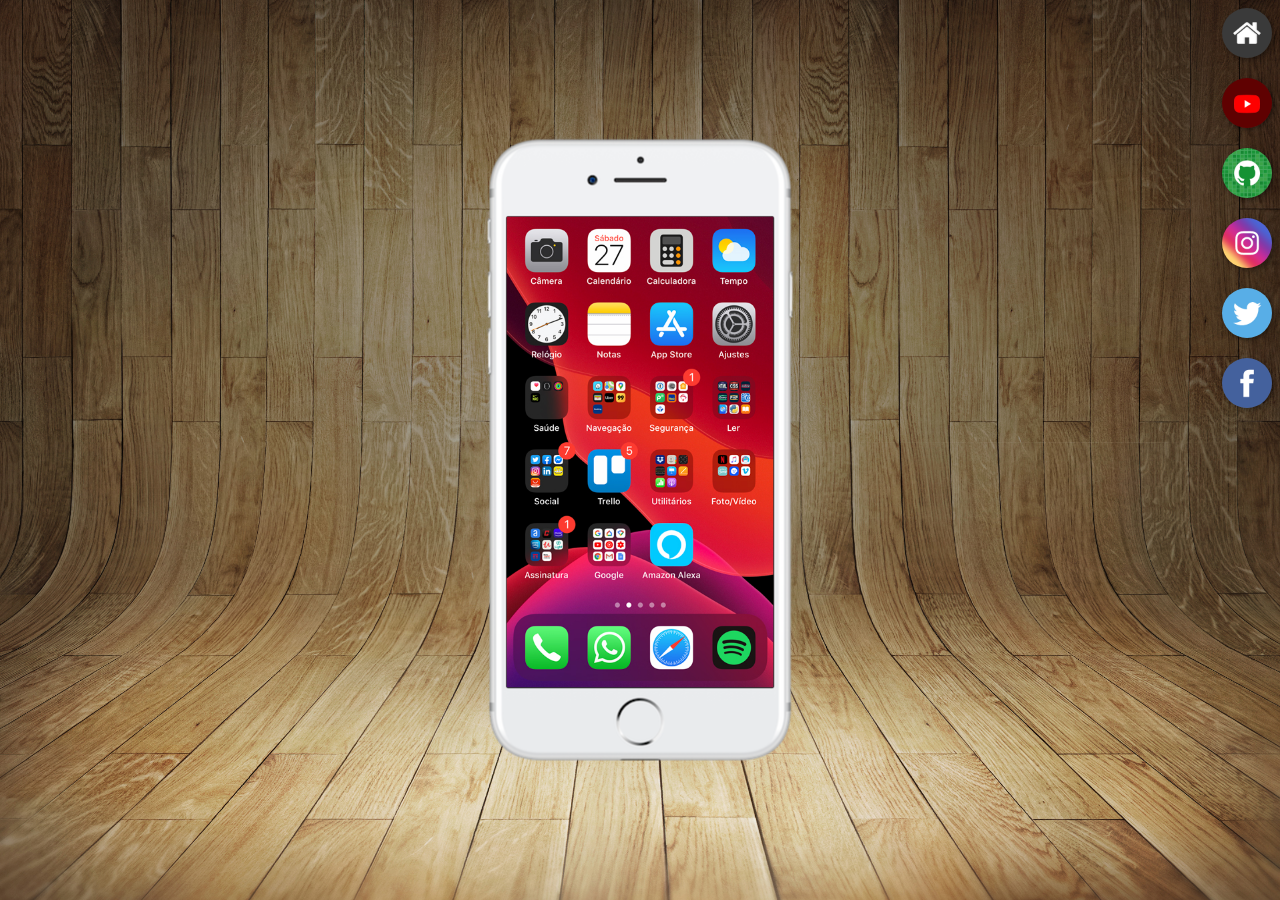
<file: index.html>
<!DOCTYPE html>
<html lang="pt-br">
<head>
    <meta charset="UTF-8">
    <meta name="viewport" content="width=device-width, initial-scale=1.0">
    <link rel="shortcut icon" href="favicon.ico" type="image/x-icon">
    <link rel="stylesheet" href="style.css">
    <title>Projeto Redes Sociais</title>
</head>
<body>
    <main>
        <section id="telefone">
            <iframe src="home.html" name="tela" id="tela" frameborder="0">
                Seu navegador não é compatível!
            </iframe>
        </section>
        <section id="redes">
            <a href="home.html" target="tela"><img src="imagens/logo-home.jpg" alt="Home"></a><br>
            <a href="youtube.html" target="tela"><img src="imagens/logo-youtube.jpg" alt="YouTube"></a><br>
            <a href="github.html" target="tela"><img src="imagens/logo-github.jpg" alt="Github"></a><br>
            <a href="instagram.html" target="tela"><img src="imagens/logo-instagram.jpg" alt="Instagram"></a><br>
            <a href="twitter.html" target="tela"><img src="imagens/logo-twitter.jpg" alt="Twitter"></a><br>
            <a href="facebook.html" target="tela"><img src="imagens/logo-facebook.jpg" alt="Facebook"></a>
        </section>
    </main>
</body>
</html>
</file>
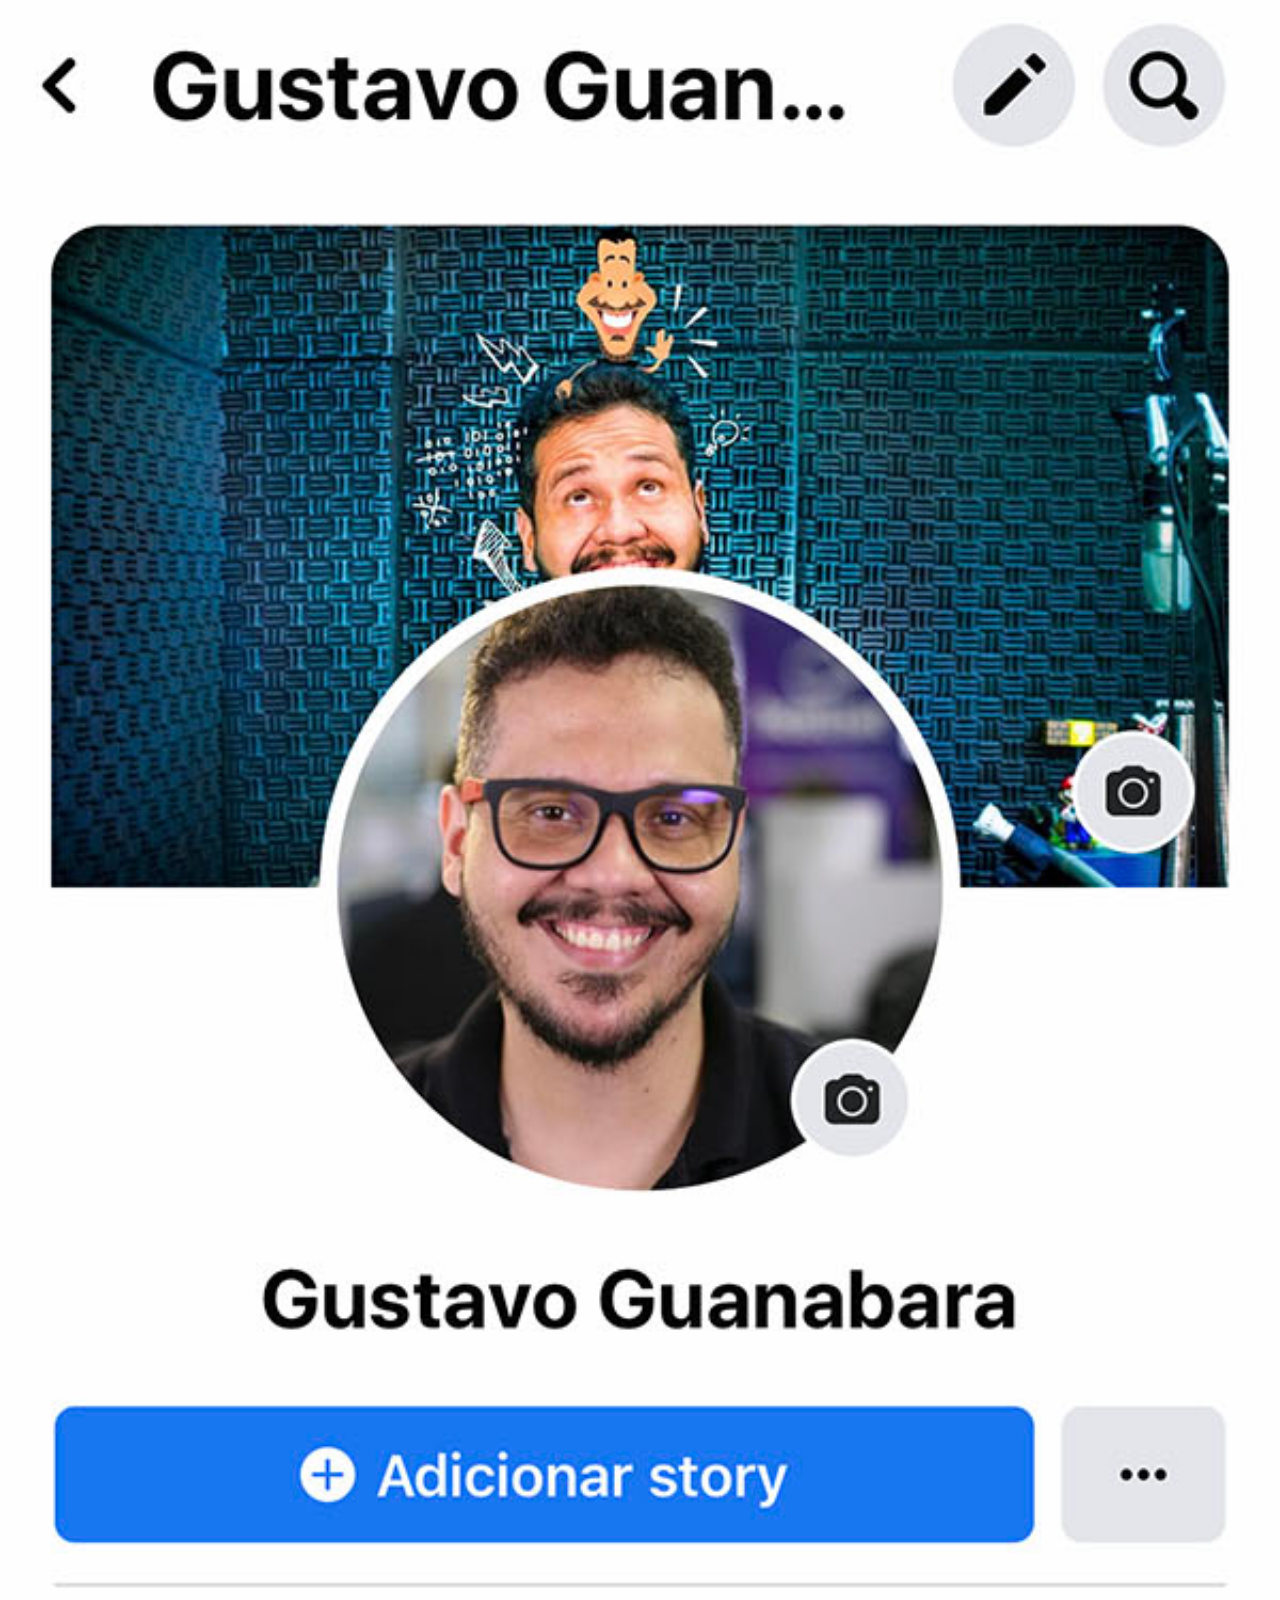
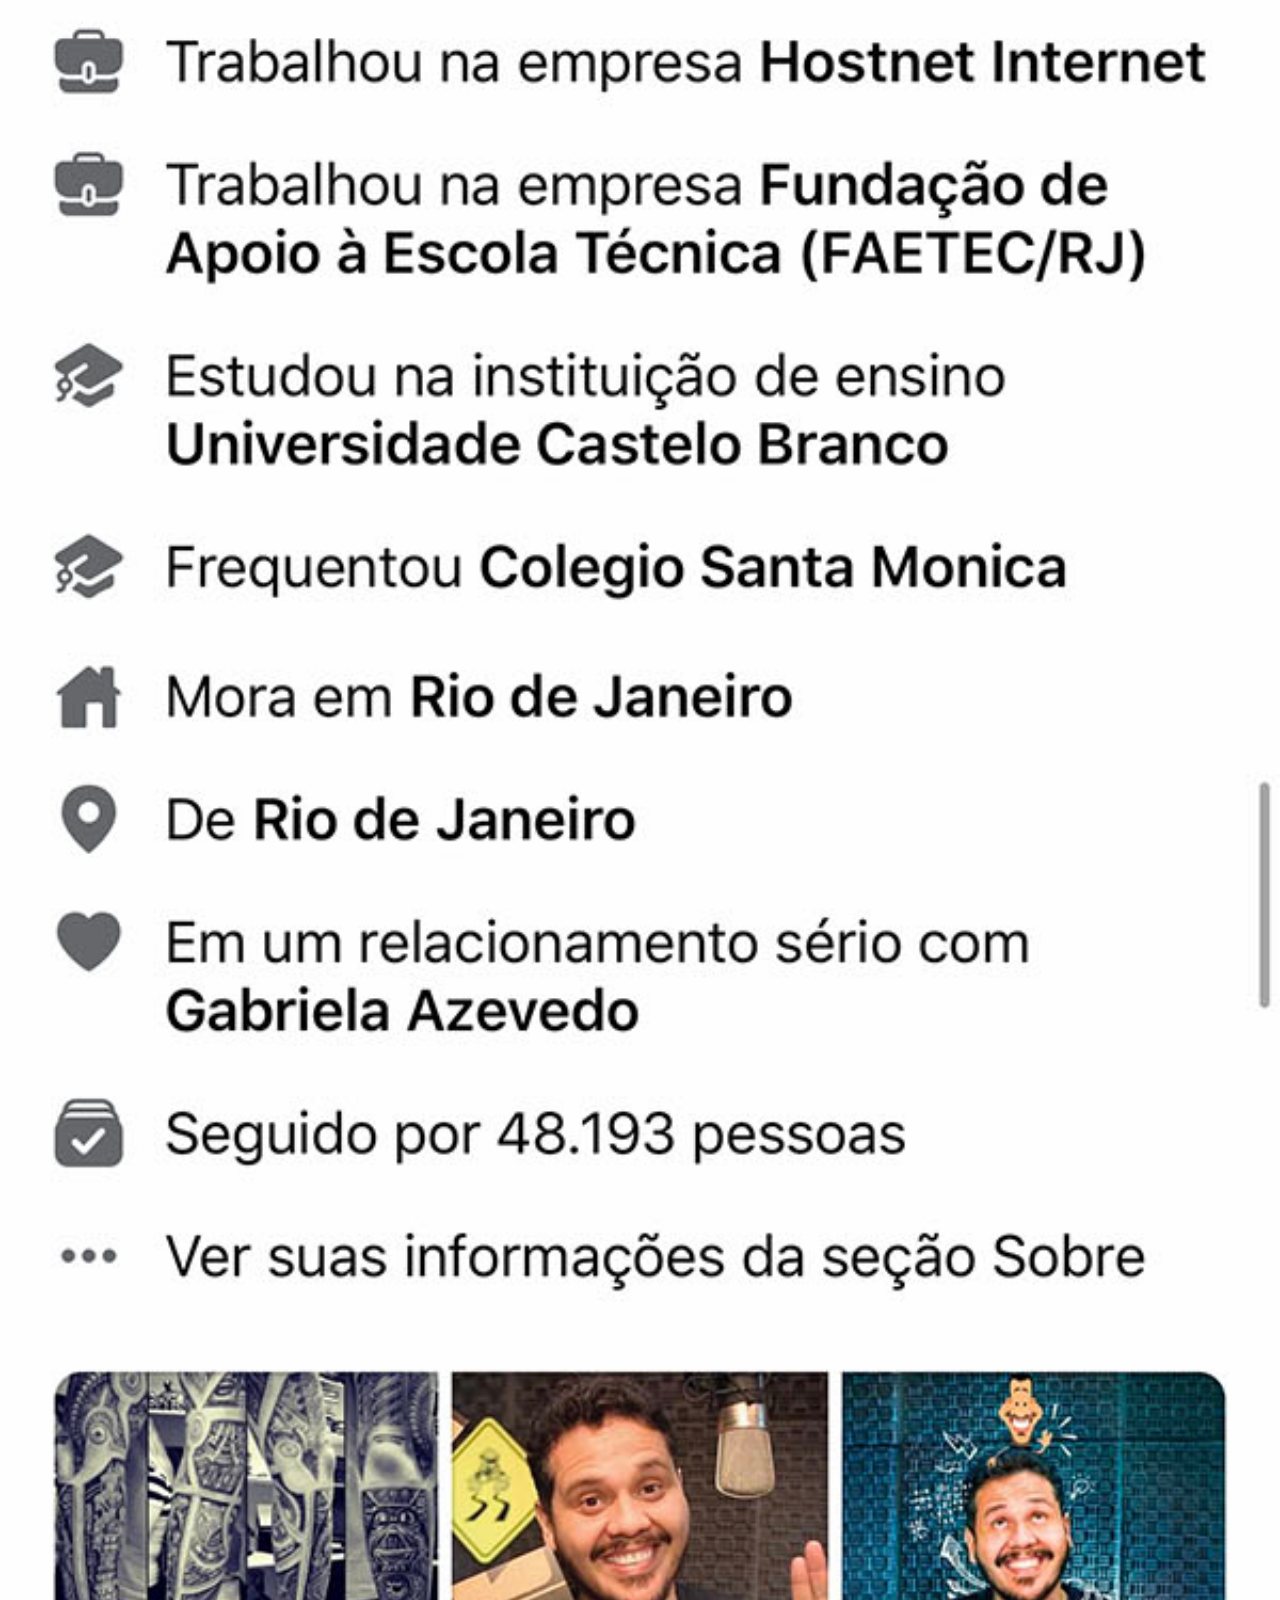
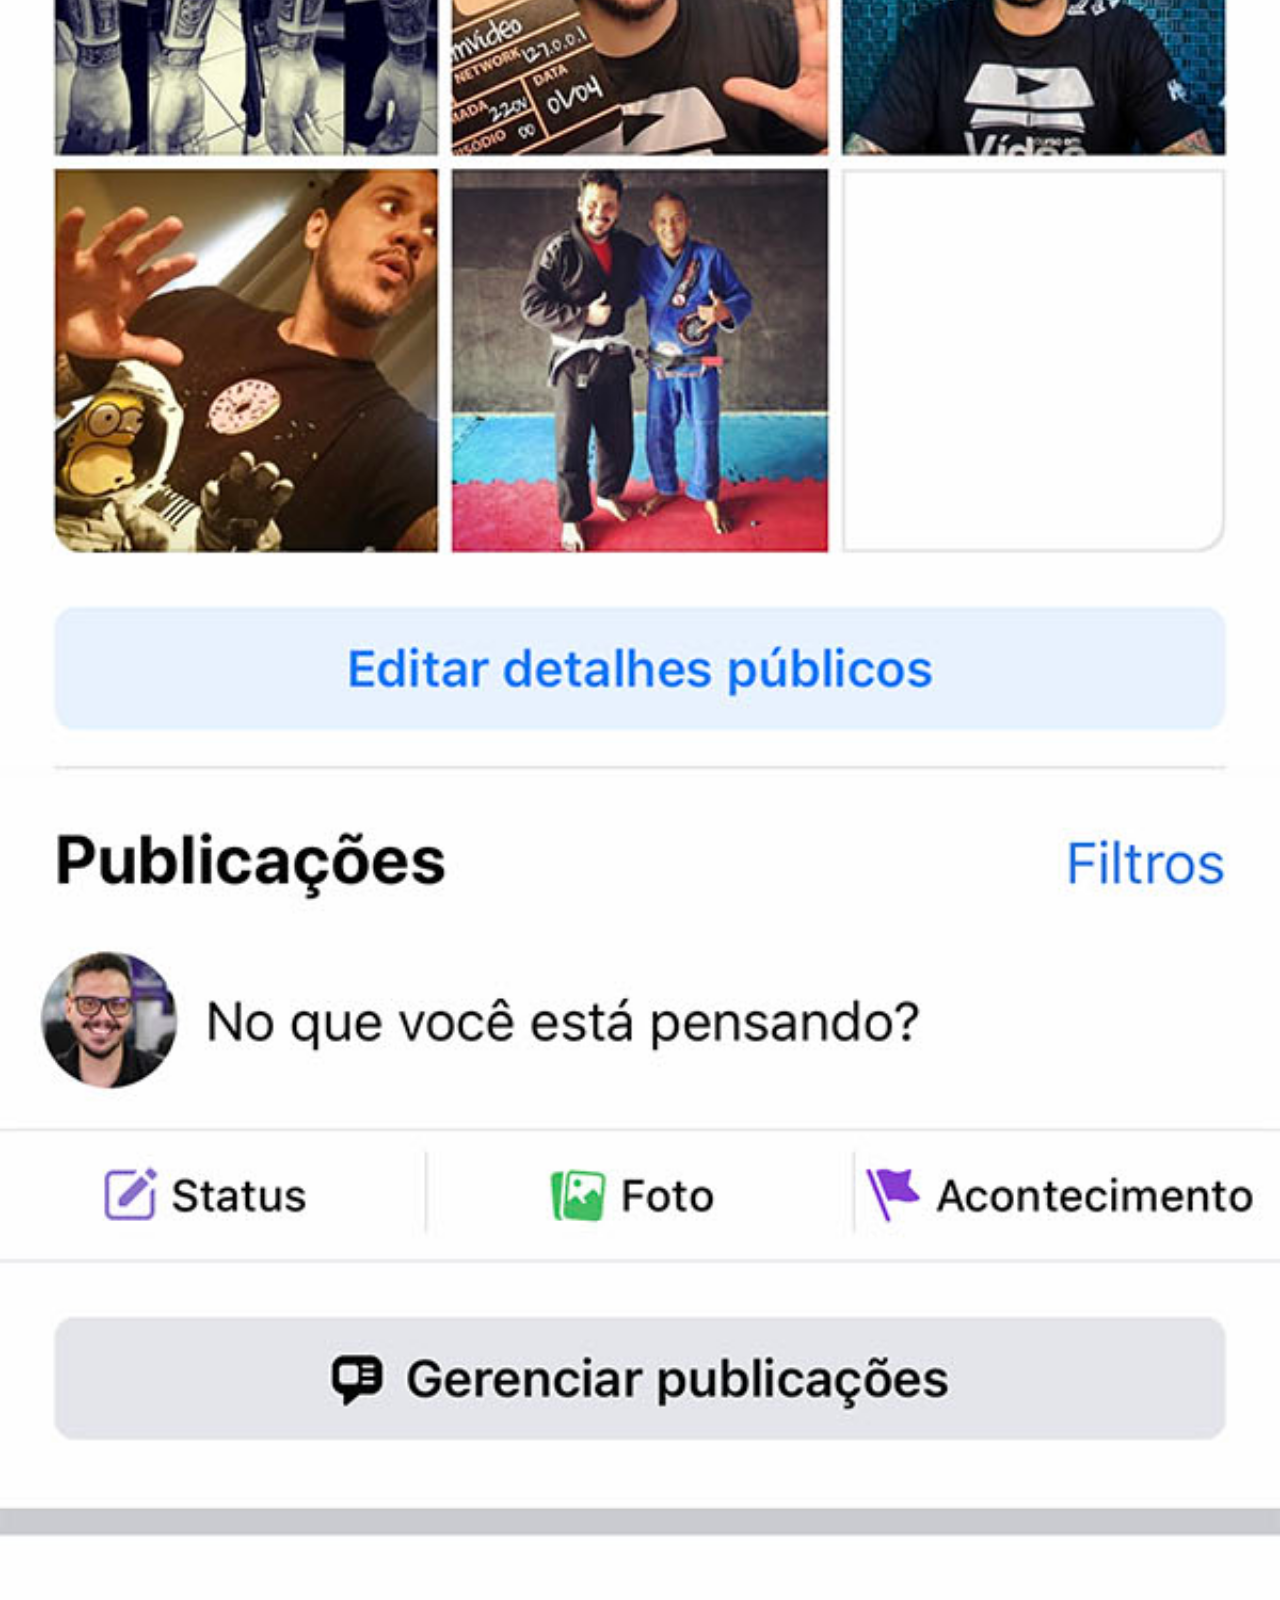
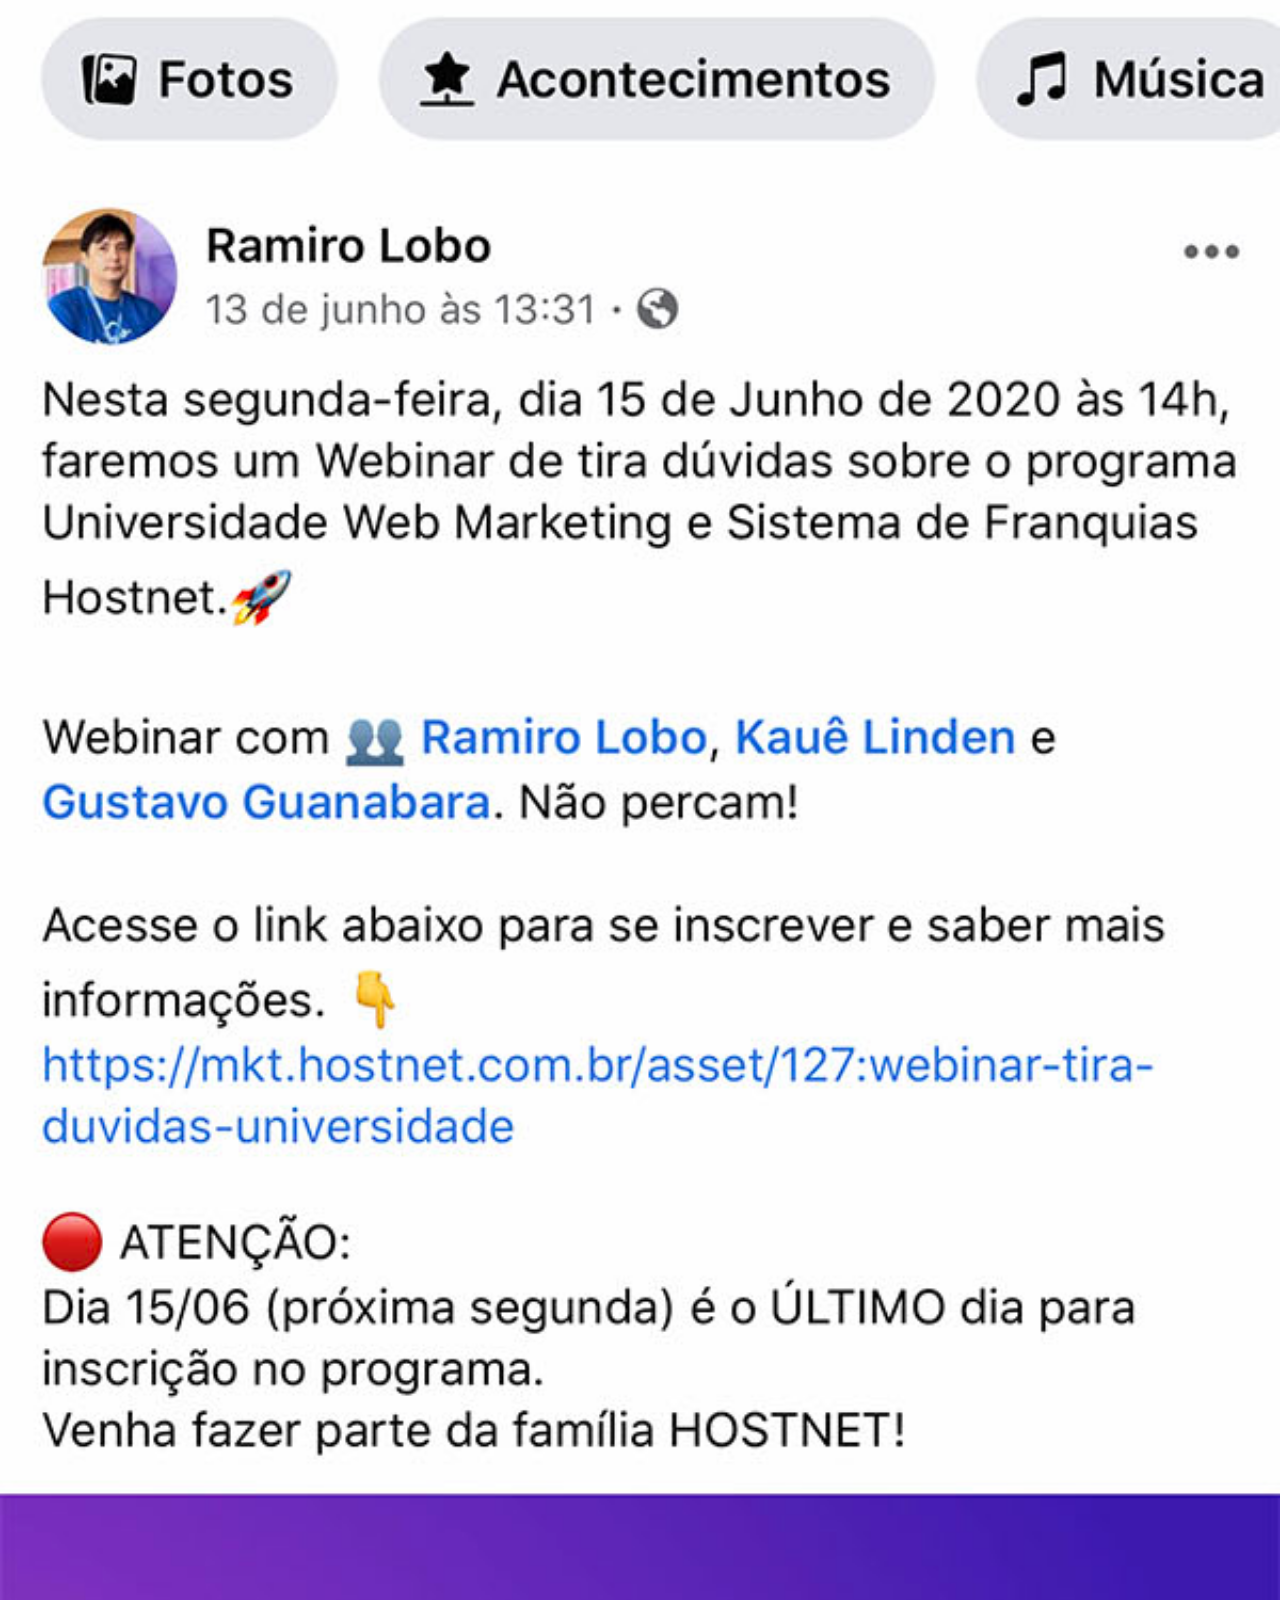
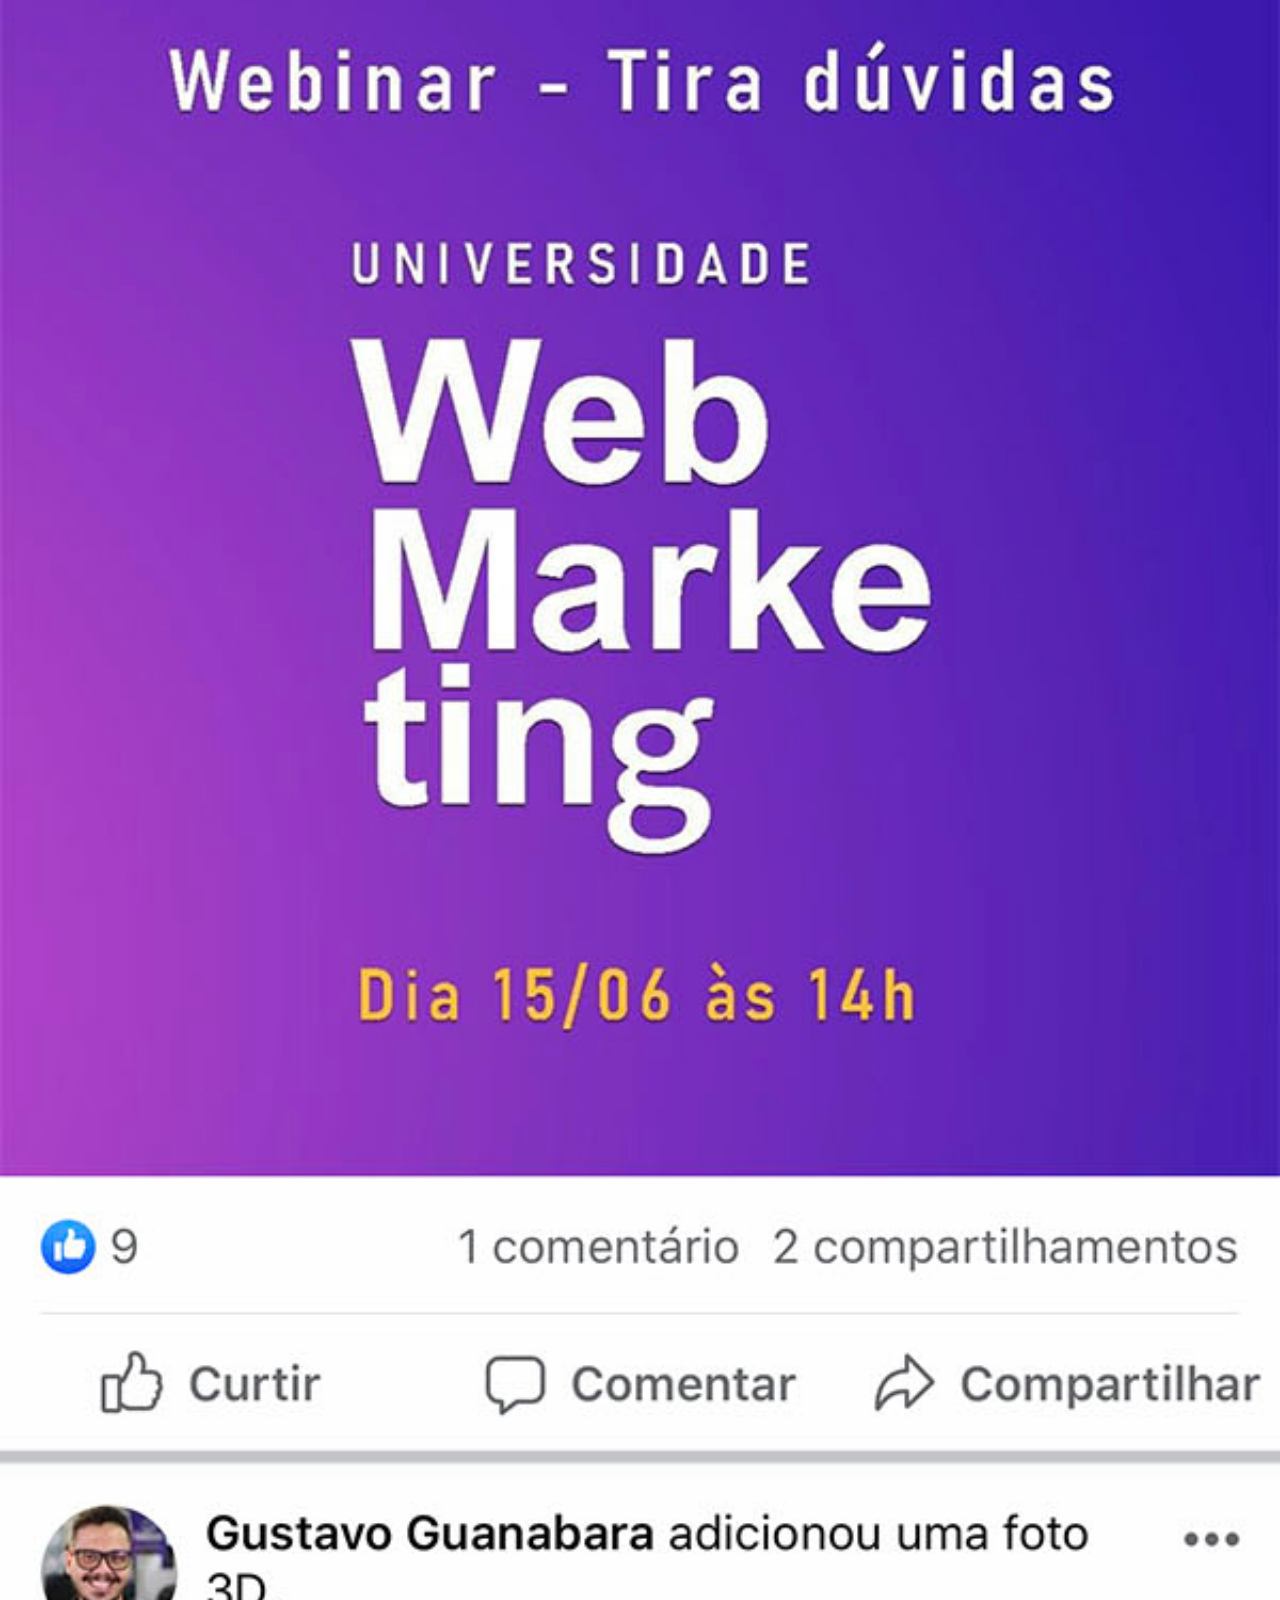
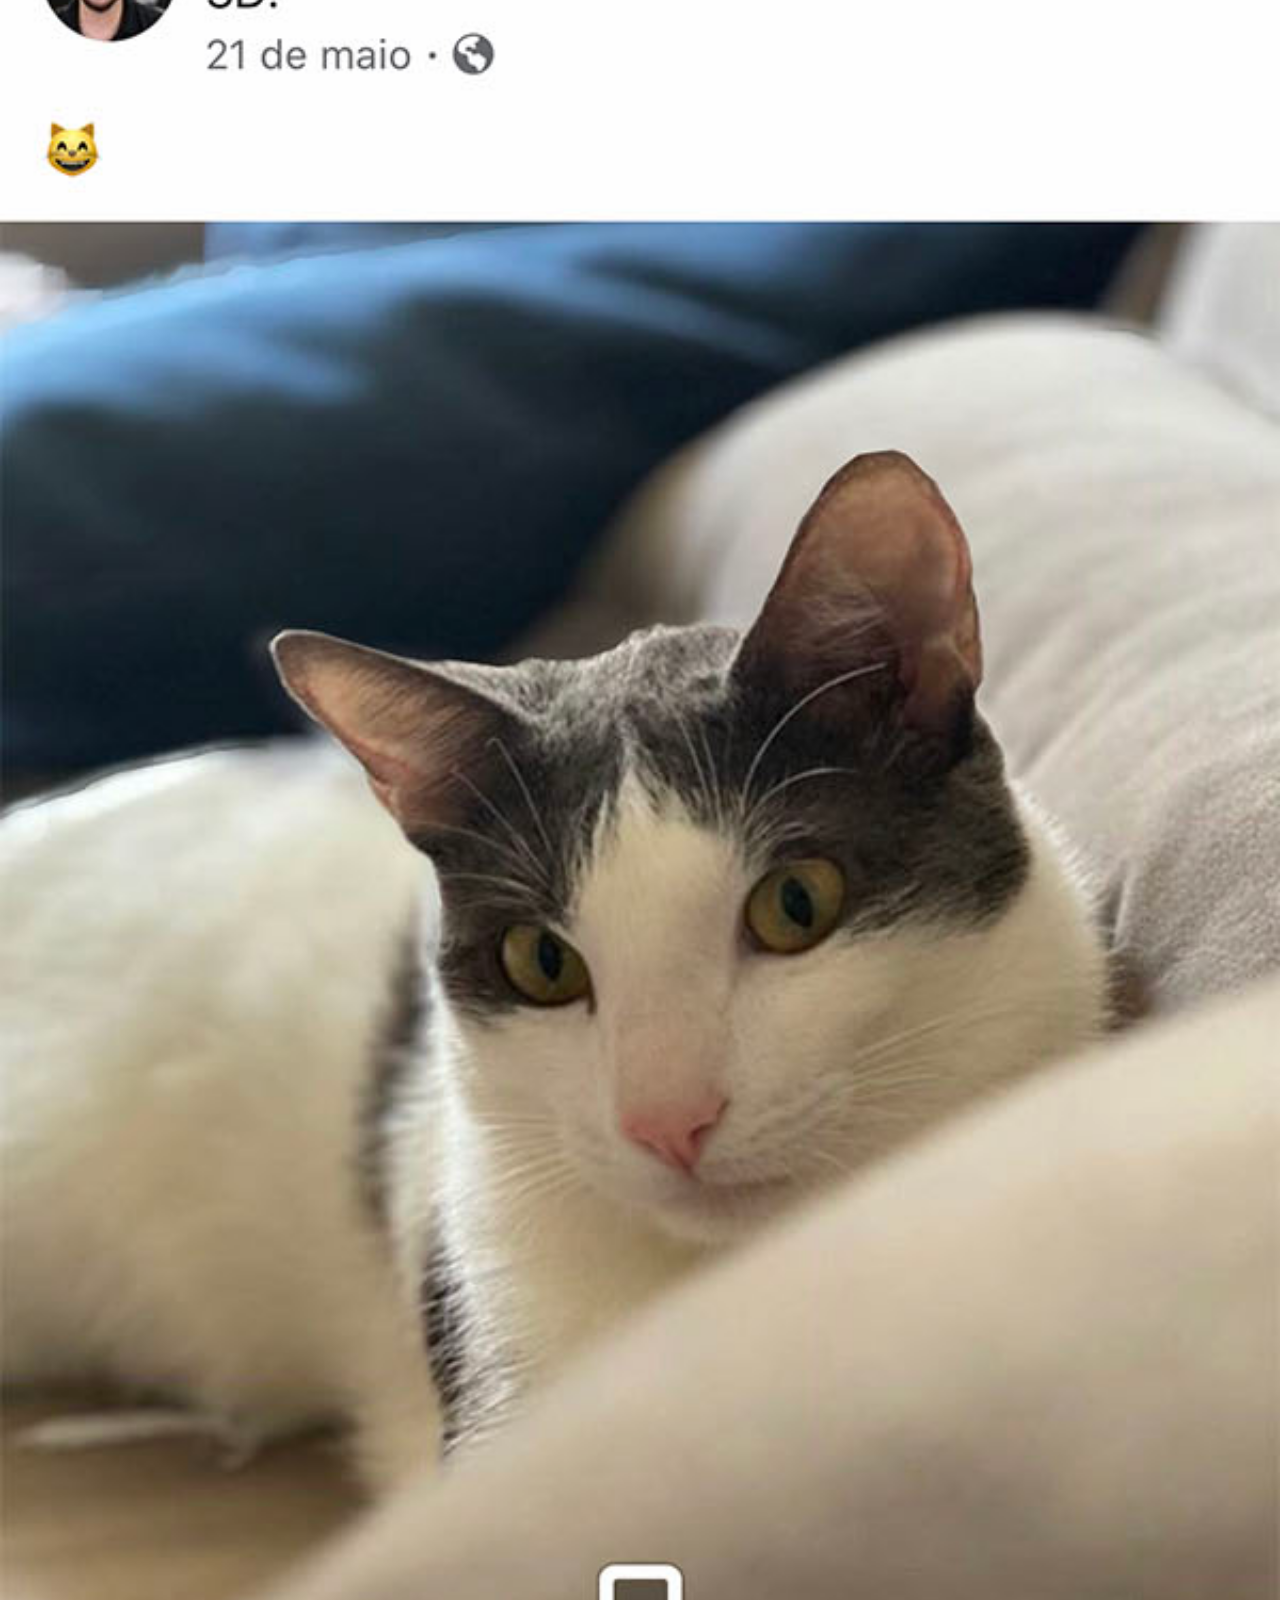
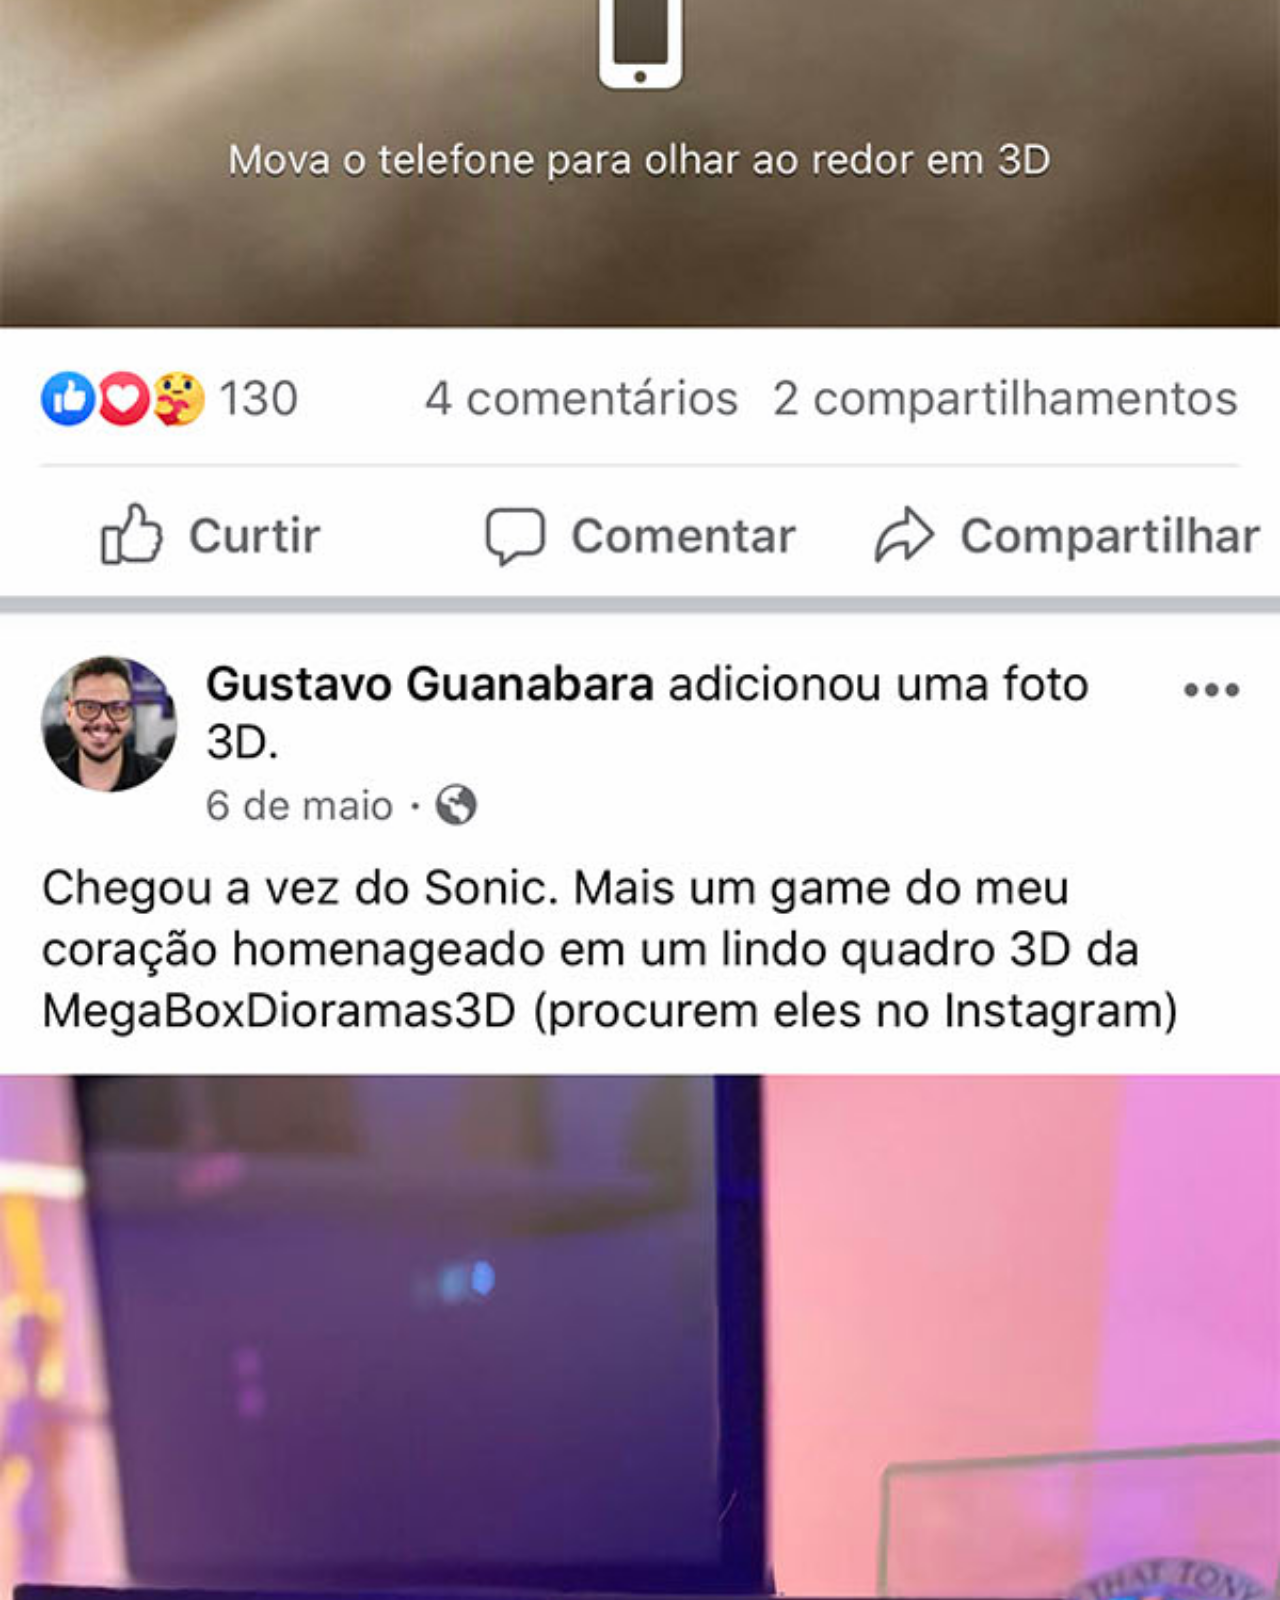
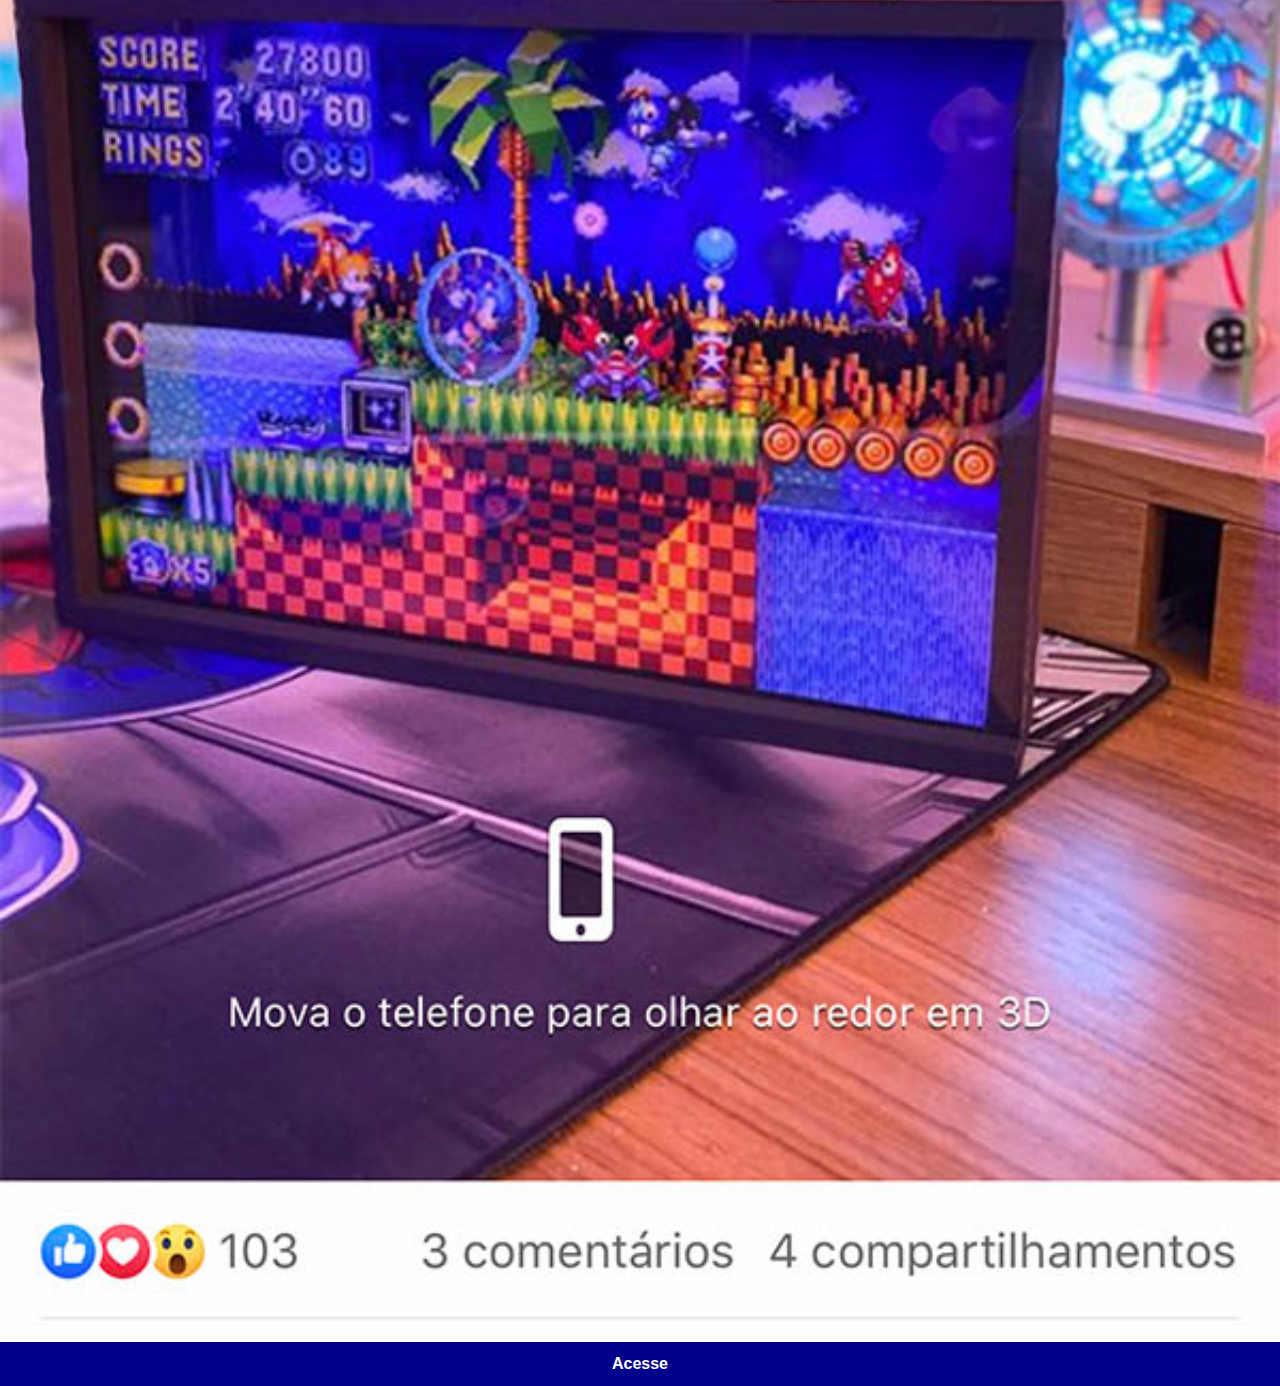
<file: facebook.html>
<!DOCTYPE html>
<html lang="pt-br">
<head>
    <meta charset="UTF-8">
    <meta name="viewport" content="width=device-width, initial-scale=1.0">
    <title>Facebook</title>
    <link rel="stylesheet" href="social.css">
</head>
<body>
    <img src="imagens/tela-facebook.jpg" alt="Facebook">
    <a href="https://www.facebook.com/gustavoguanabara/?locale=pt_BR" target="_blank">Acesse</a>
</body>
</html>
</file>
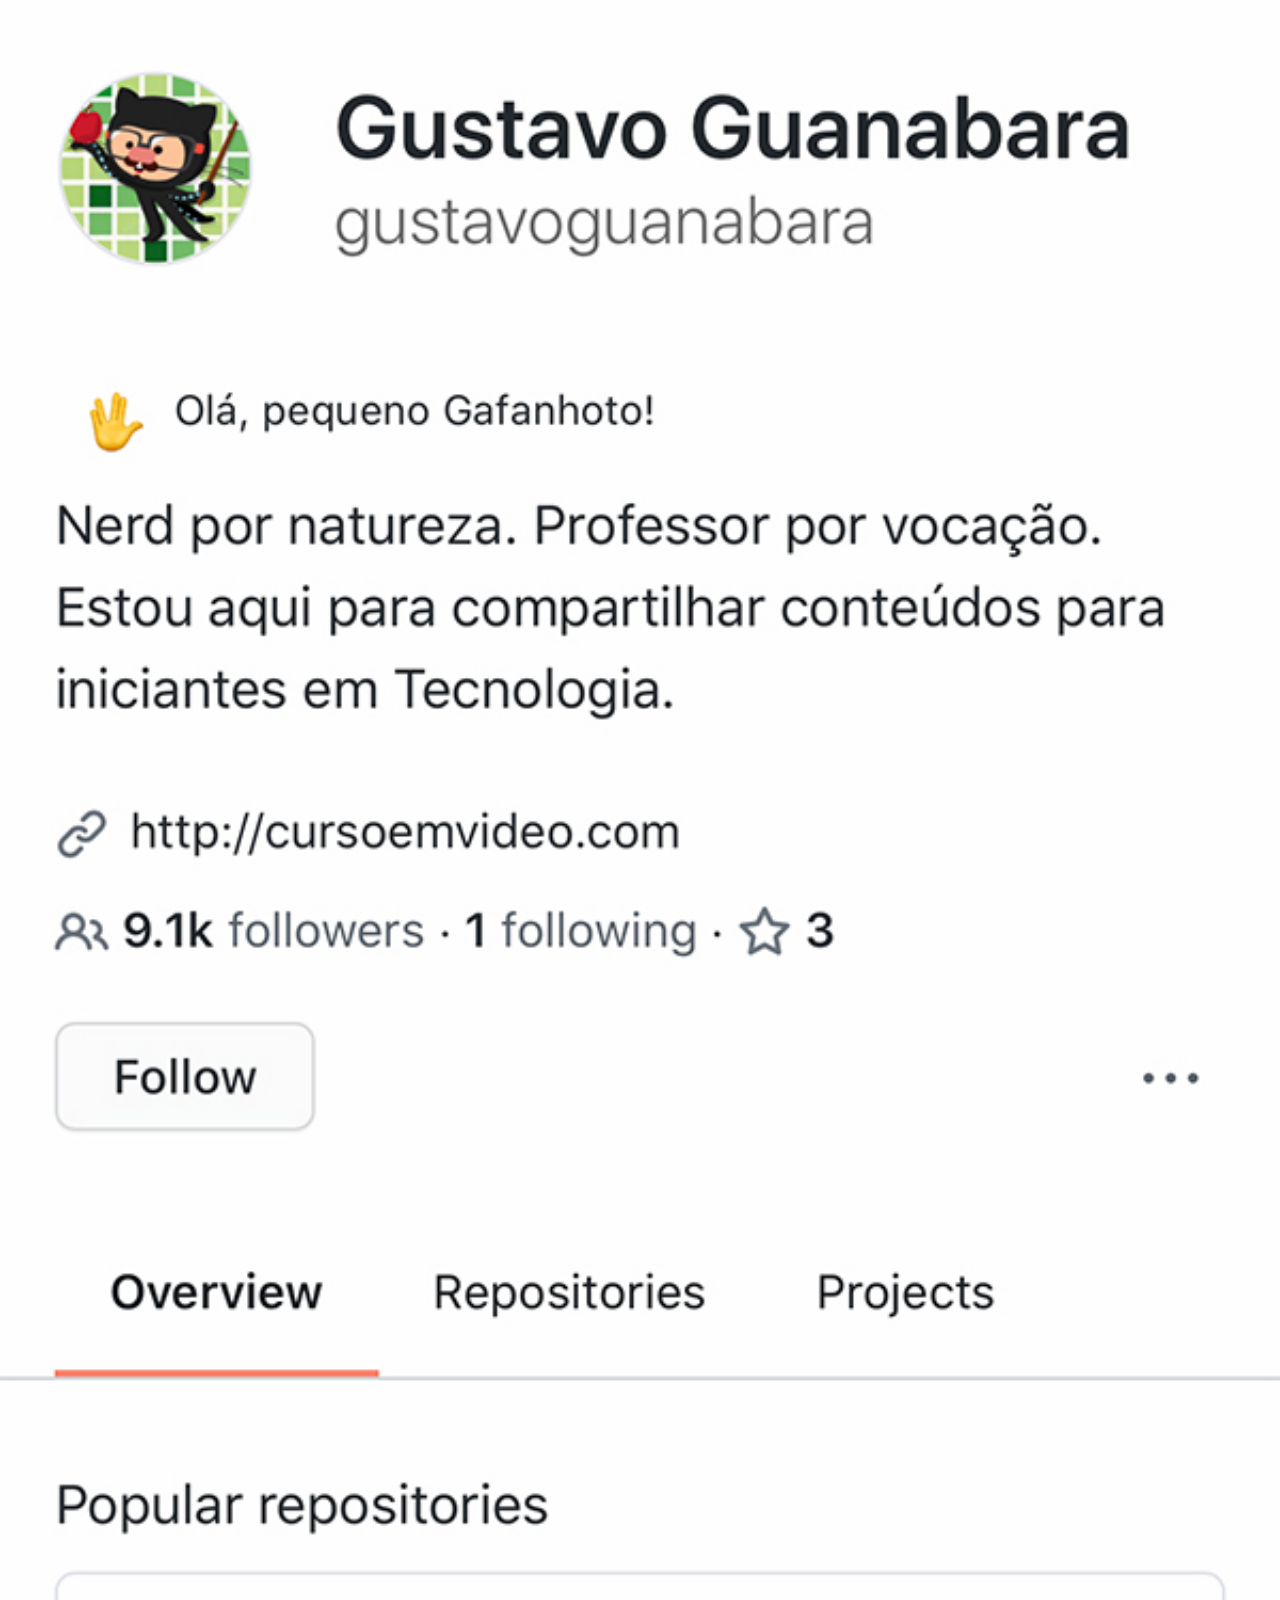
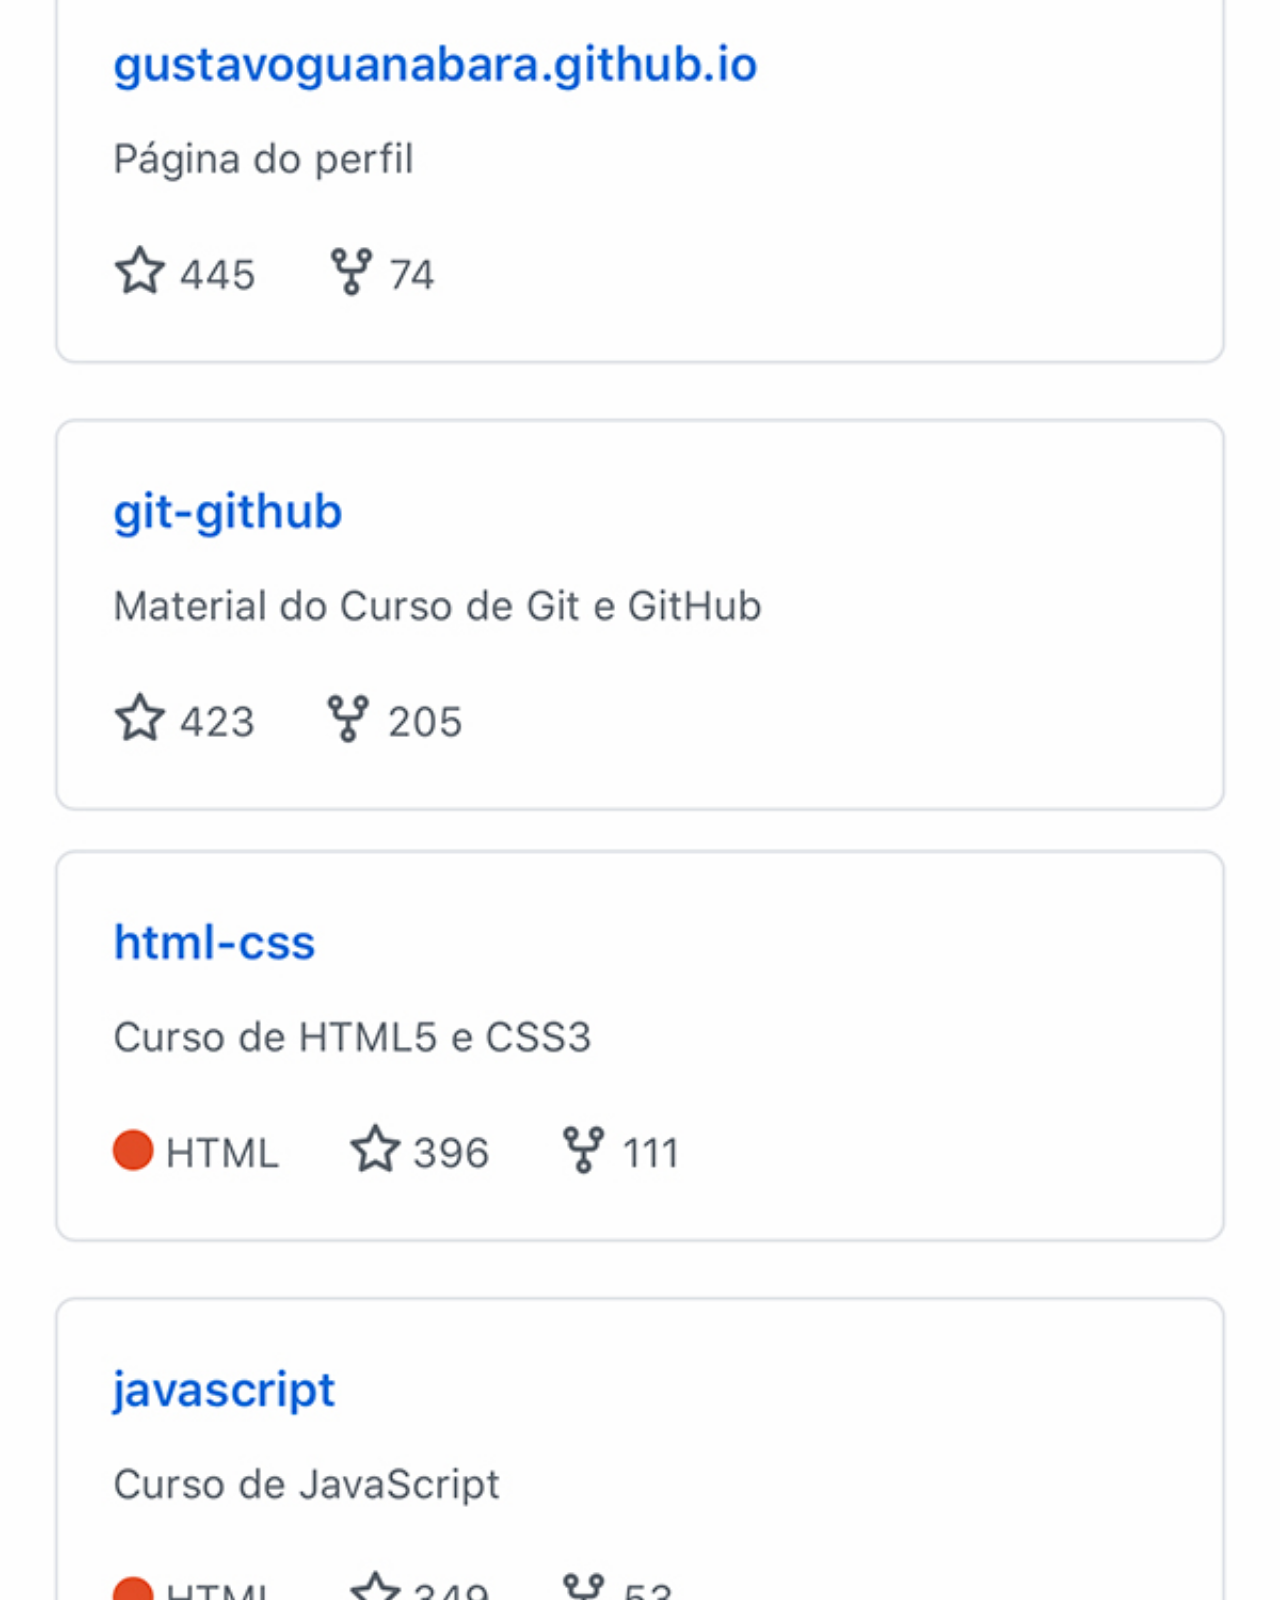
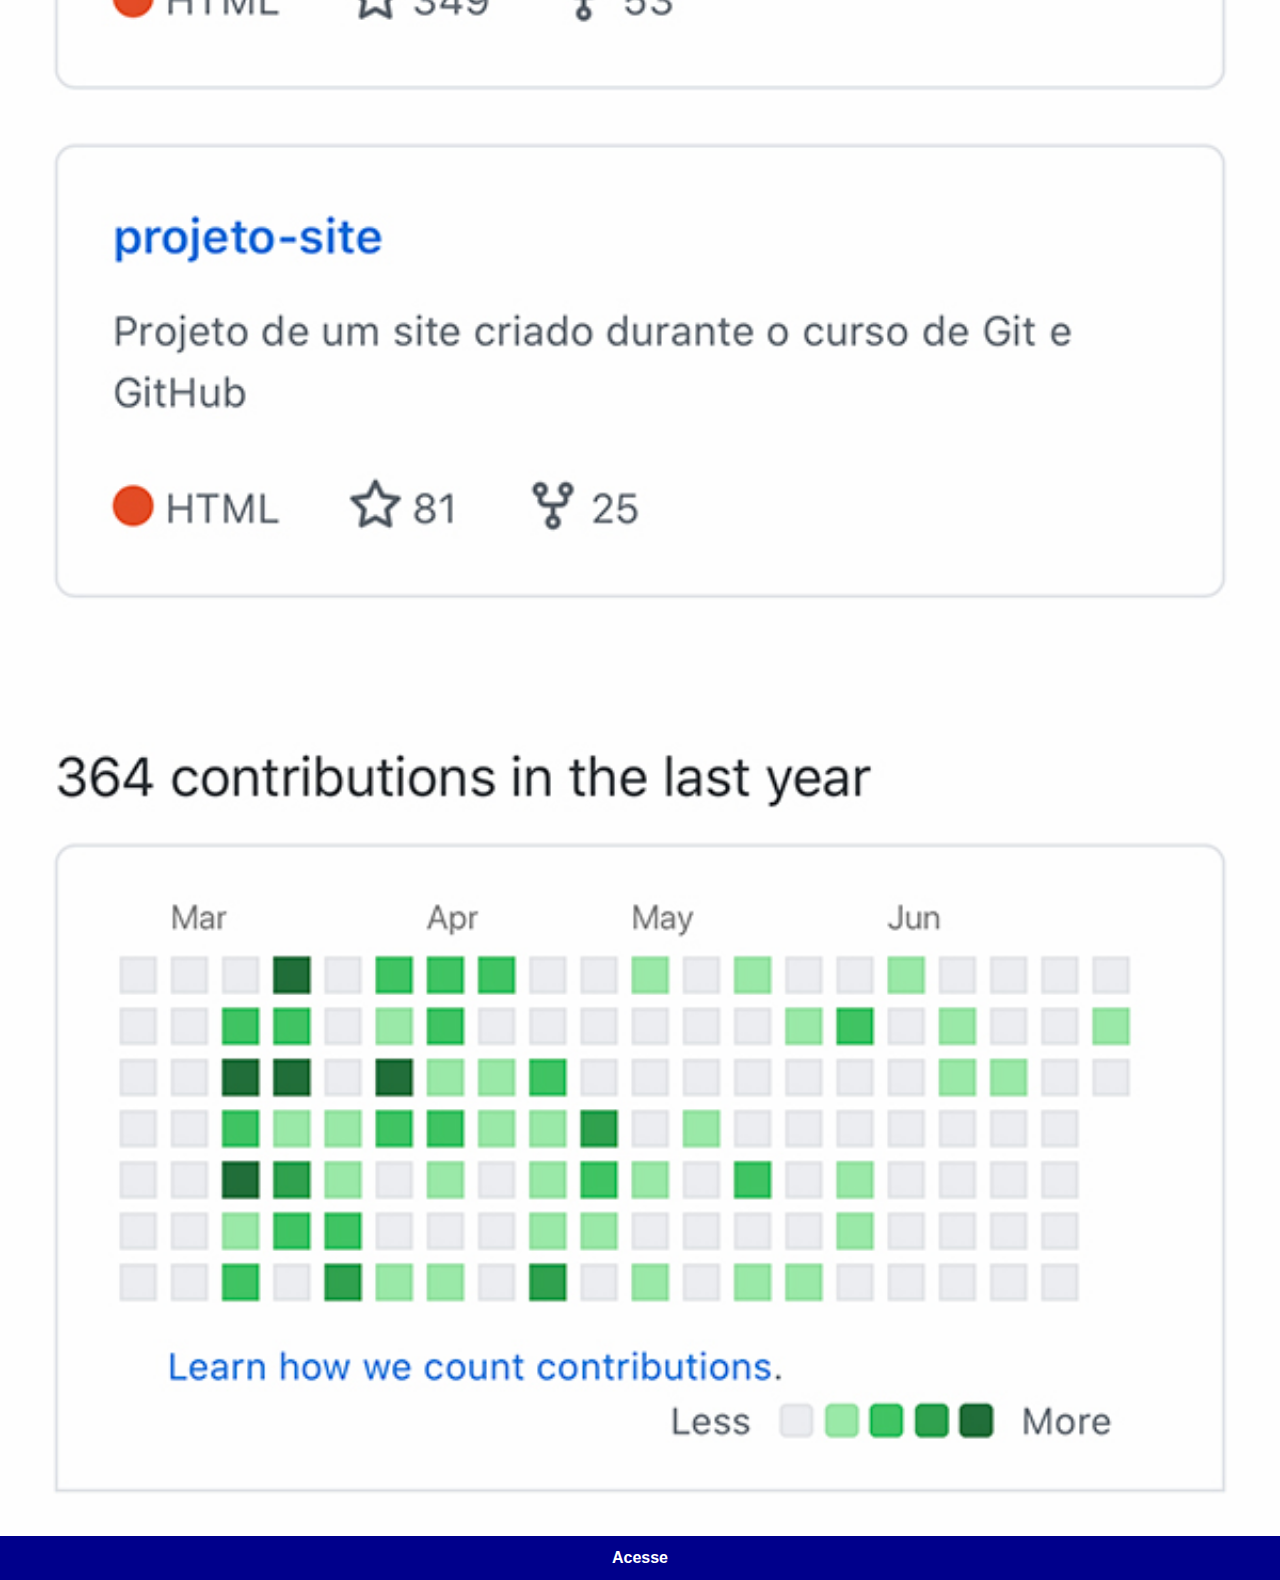
<file: github.html>
<!DOCTYPE html>
<html lang="pt-br">
<head>
    <meta charset="UTF-8">
    <meta name="viewport" content="width=device-width, initial-scale=1.0">
    <title>Github</title>
    <link rel="stylesheet" href="social.css">
</head>
<body>
    <img src="imagens/tela-github.jpg" alt="Github">
    <a href="https://github.com/gustavoguanabara" target="_blank">Acesse</a>
</body>
</html>
</file>
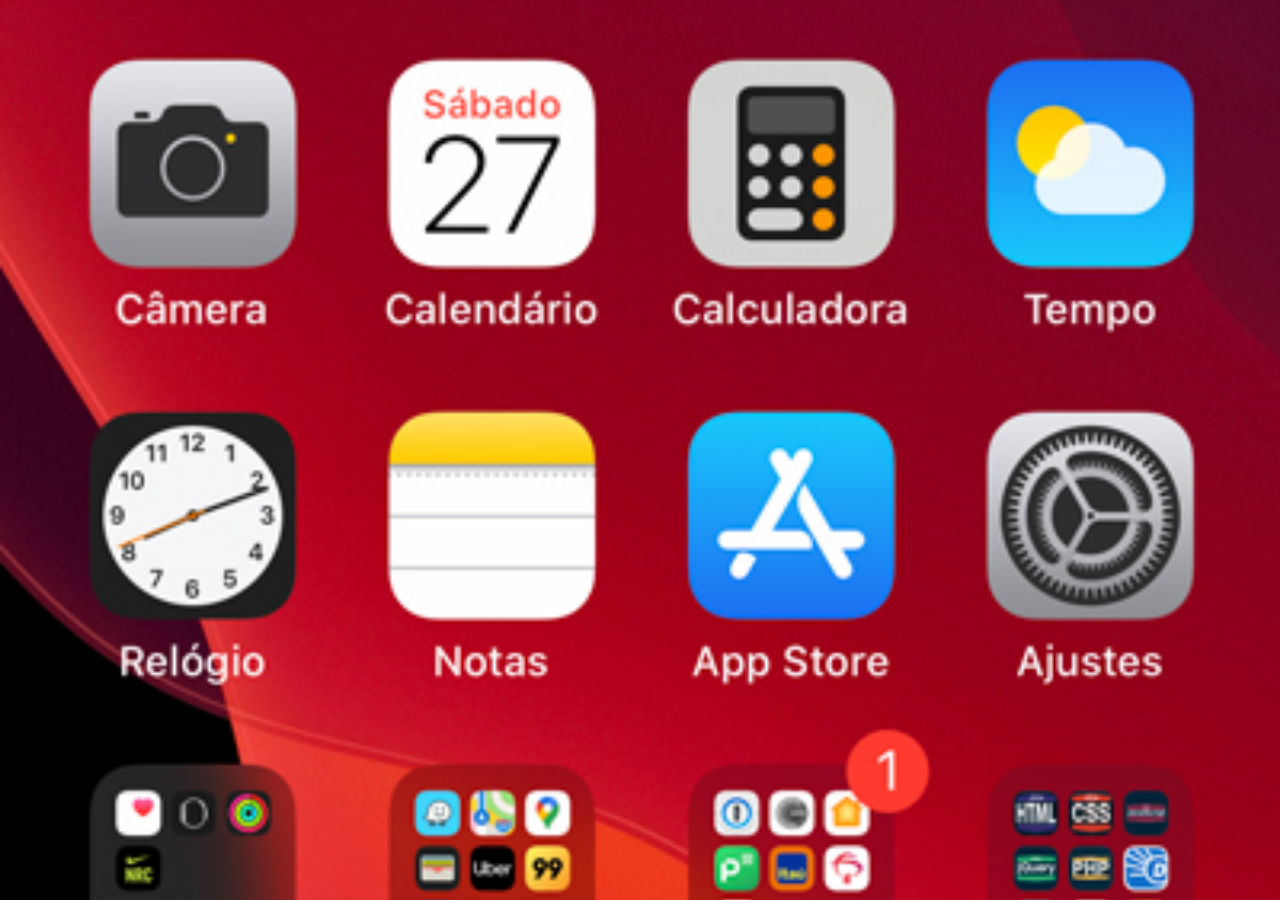
<file: home.html>
<!DOCTYPE html>
<html lang="pt-br">
<head>
    <meta charset="UTF-8">
    <meta name="viewport" content="width=device-width, initial-scale=1.0">
    <title>Home</title>
</head>
<style>
    * {
        margin: 0px;
        padding: 0px;
    }

    body {
        width: 100vw;
        height: 100vh;
        background: black url('imagens/tela-home.jpg') top center no-repeat;
        background-size: cover;
    }
</style>
<body>
    
</body>
</html>
</file>
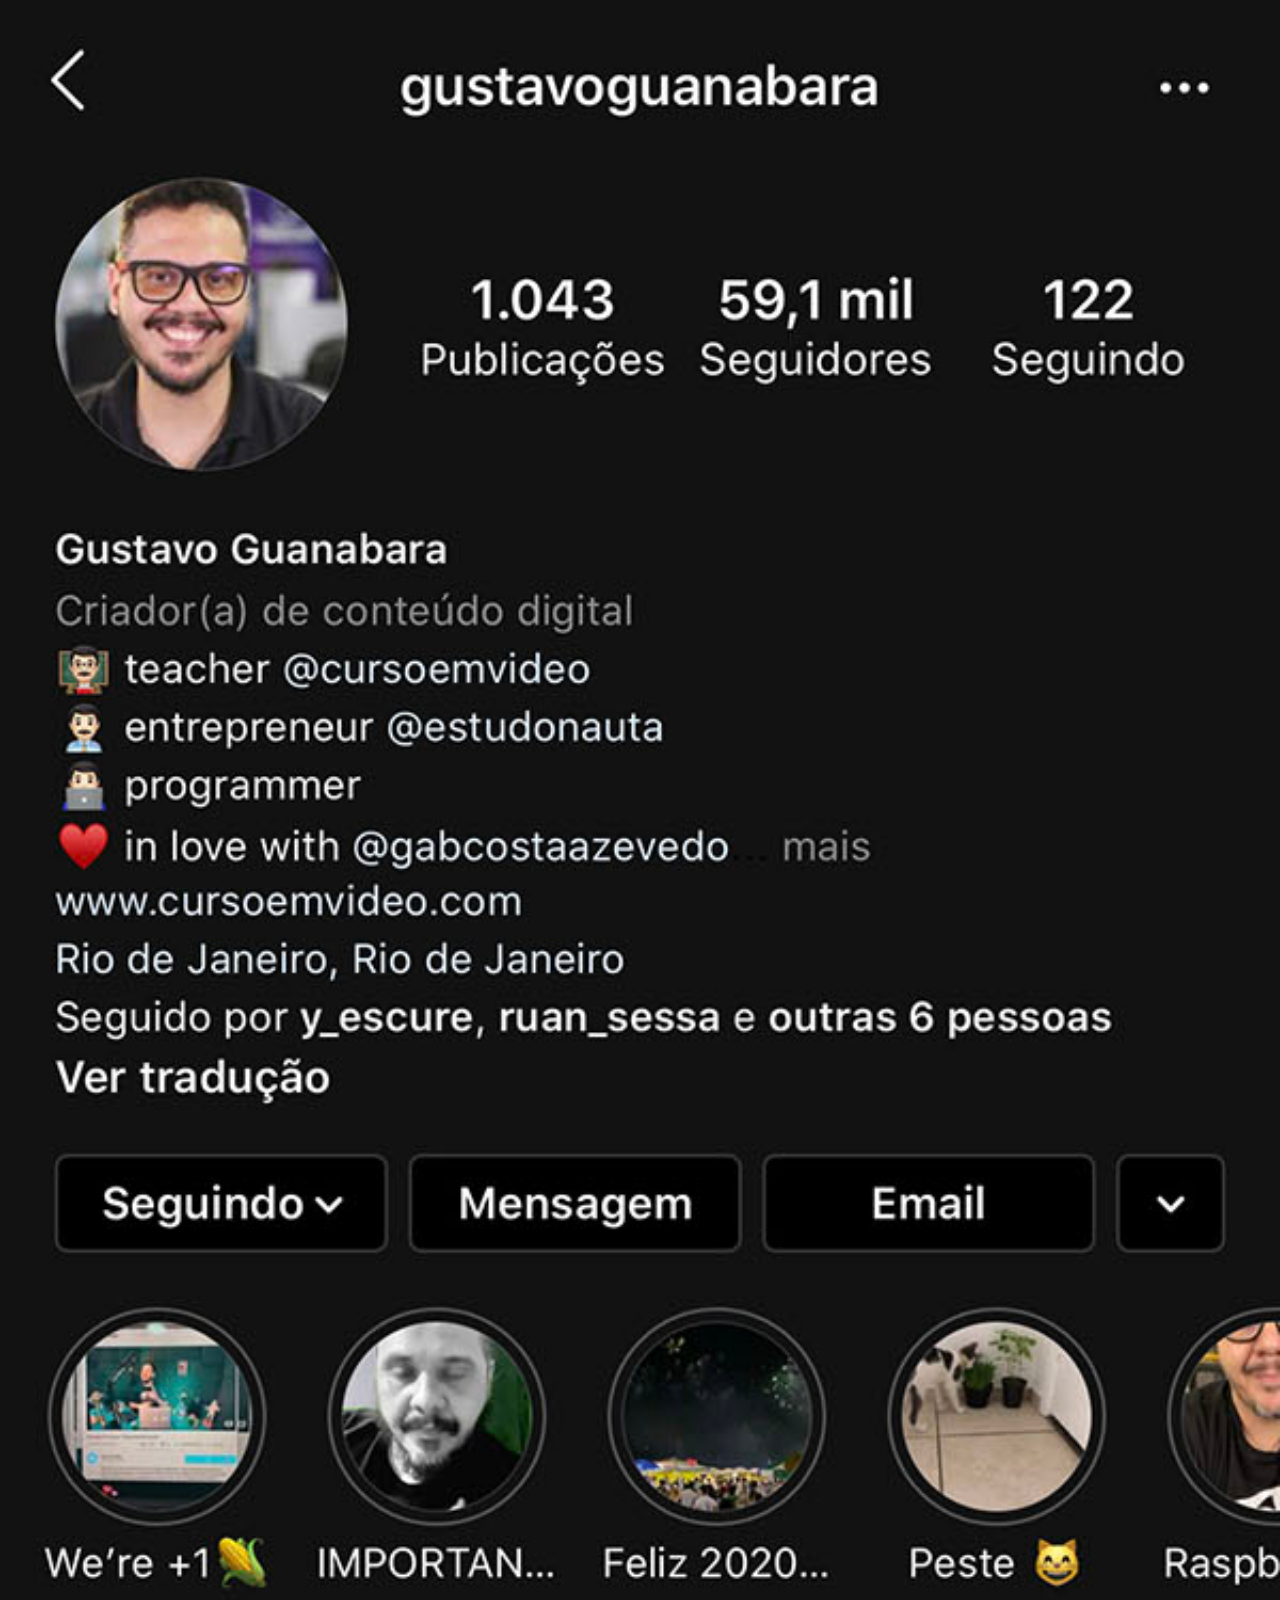
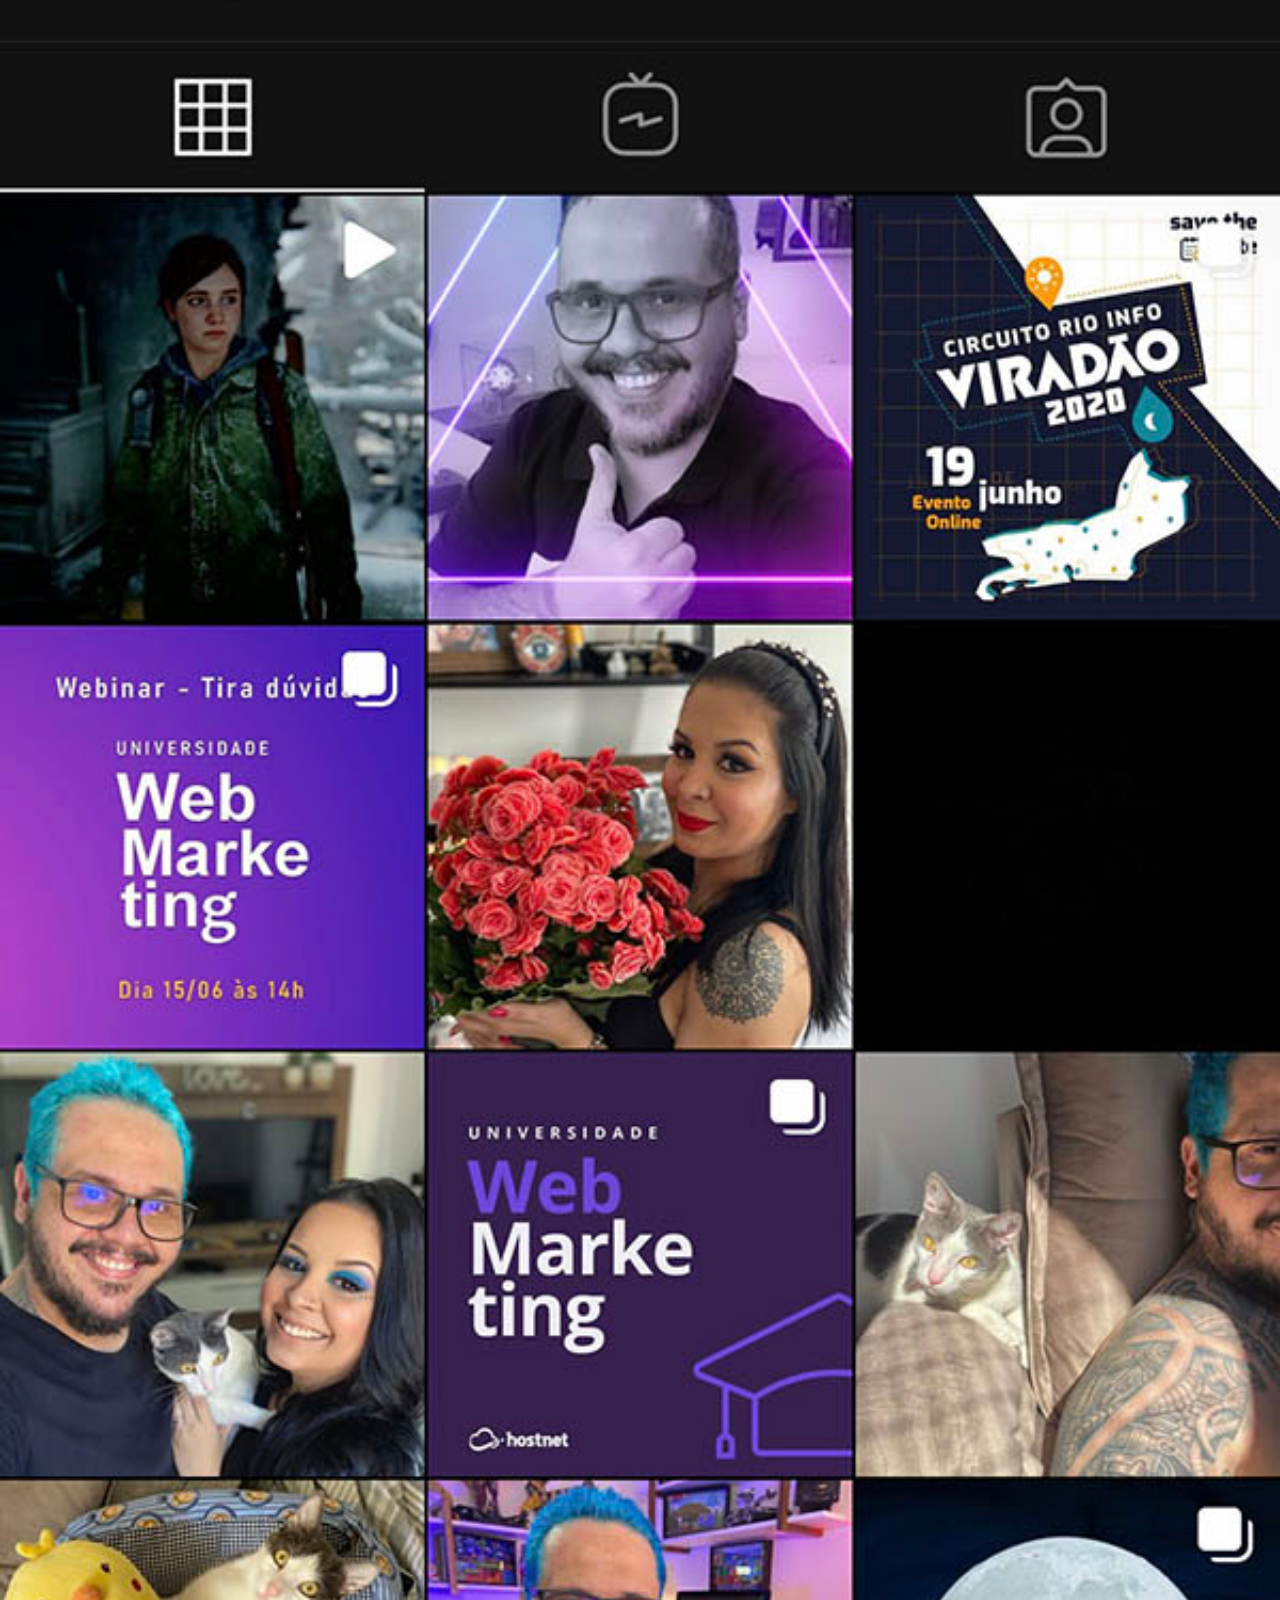
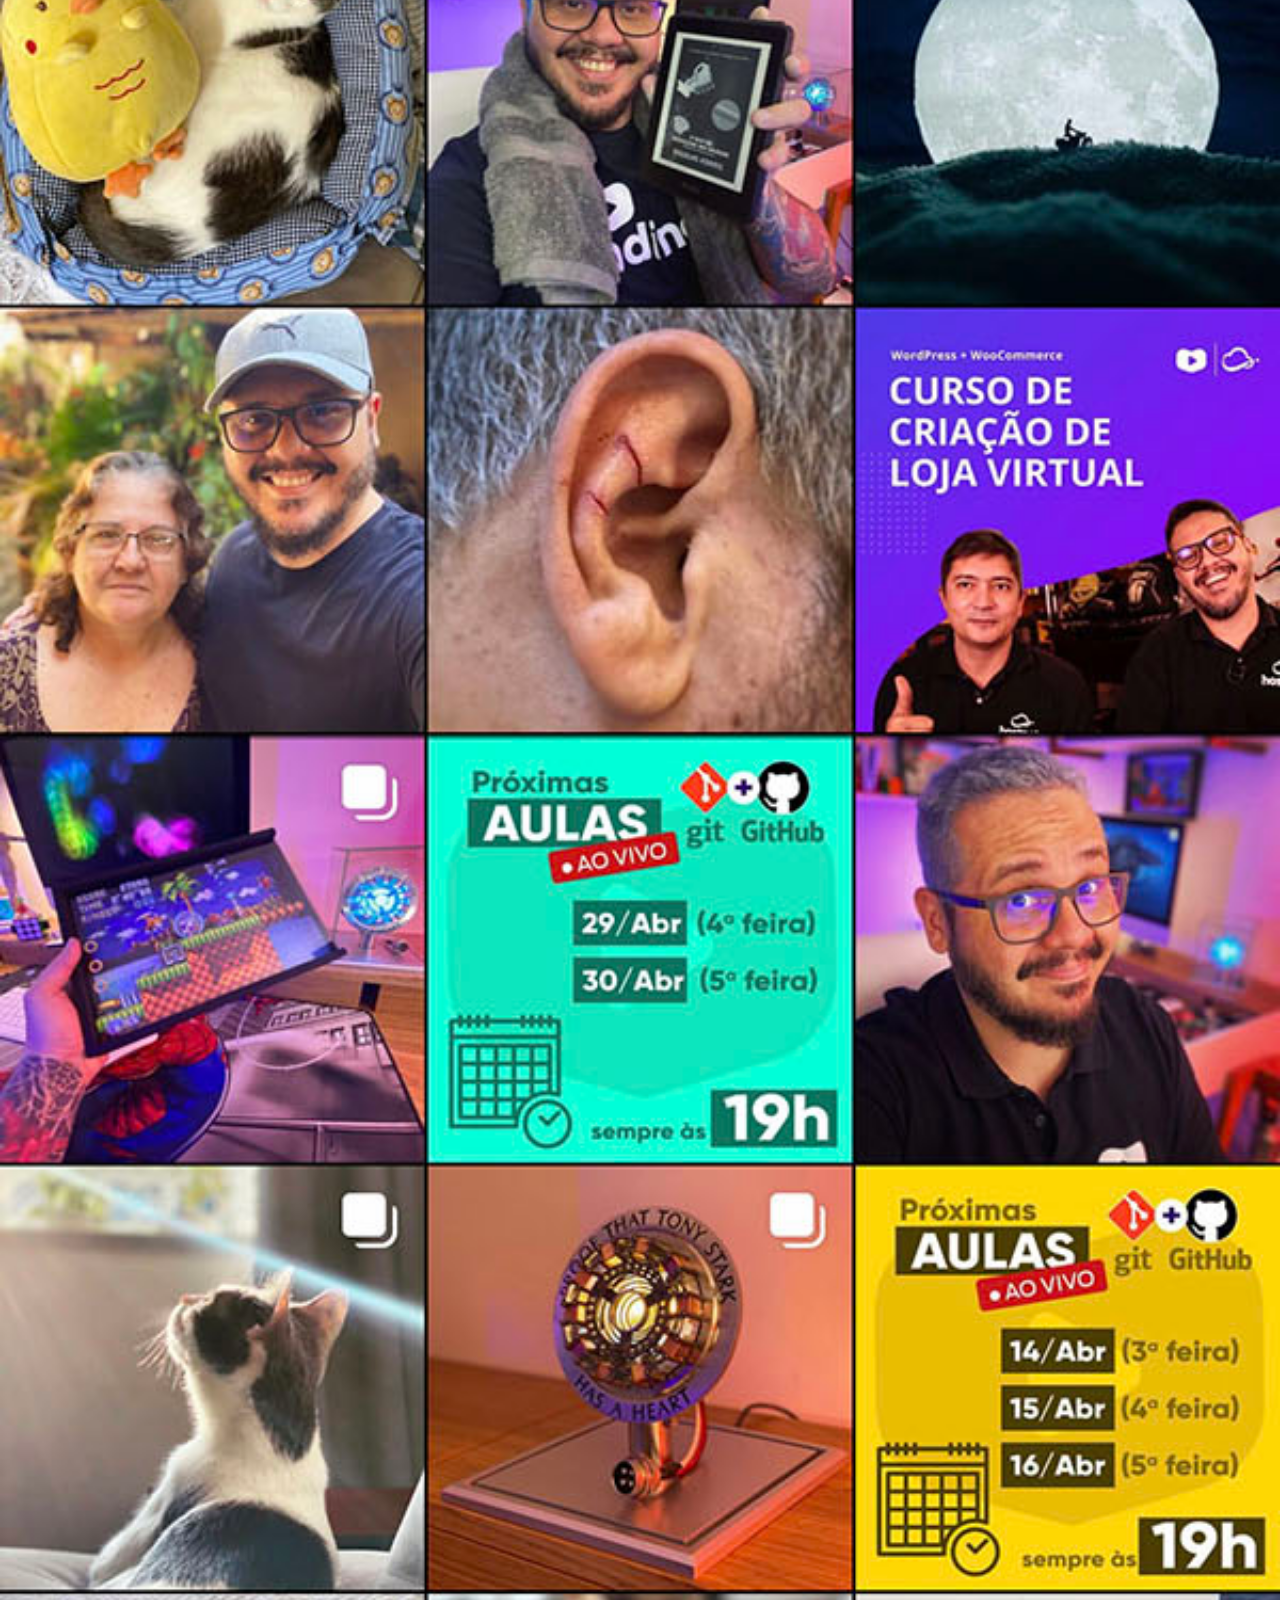
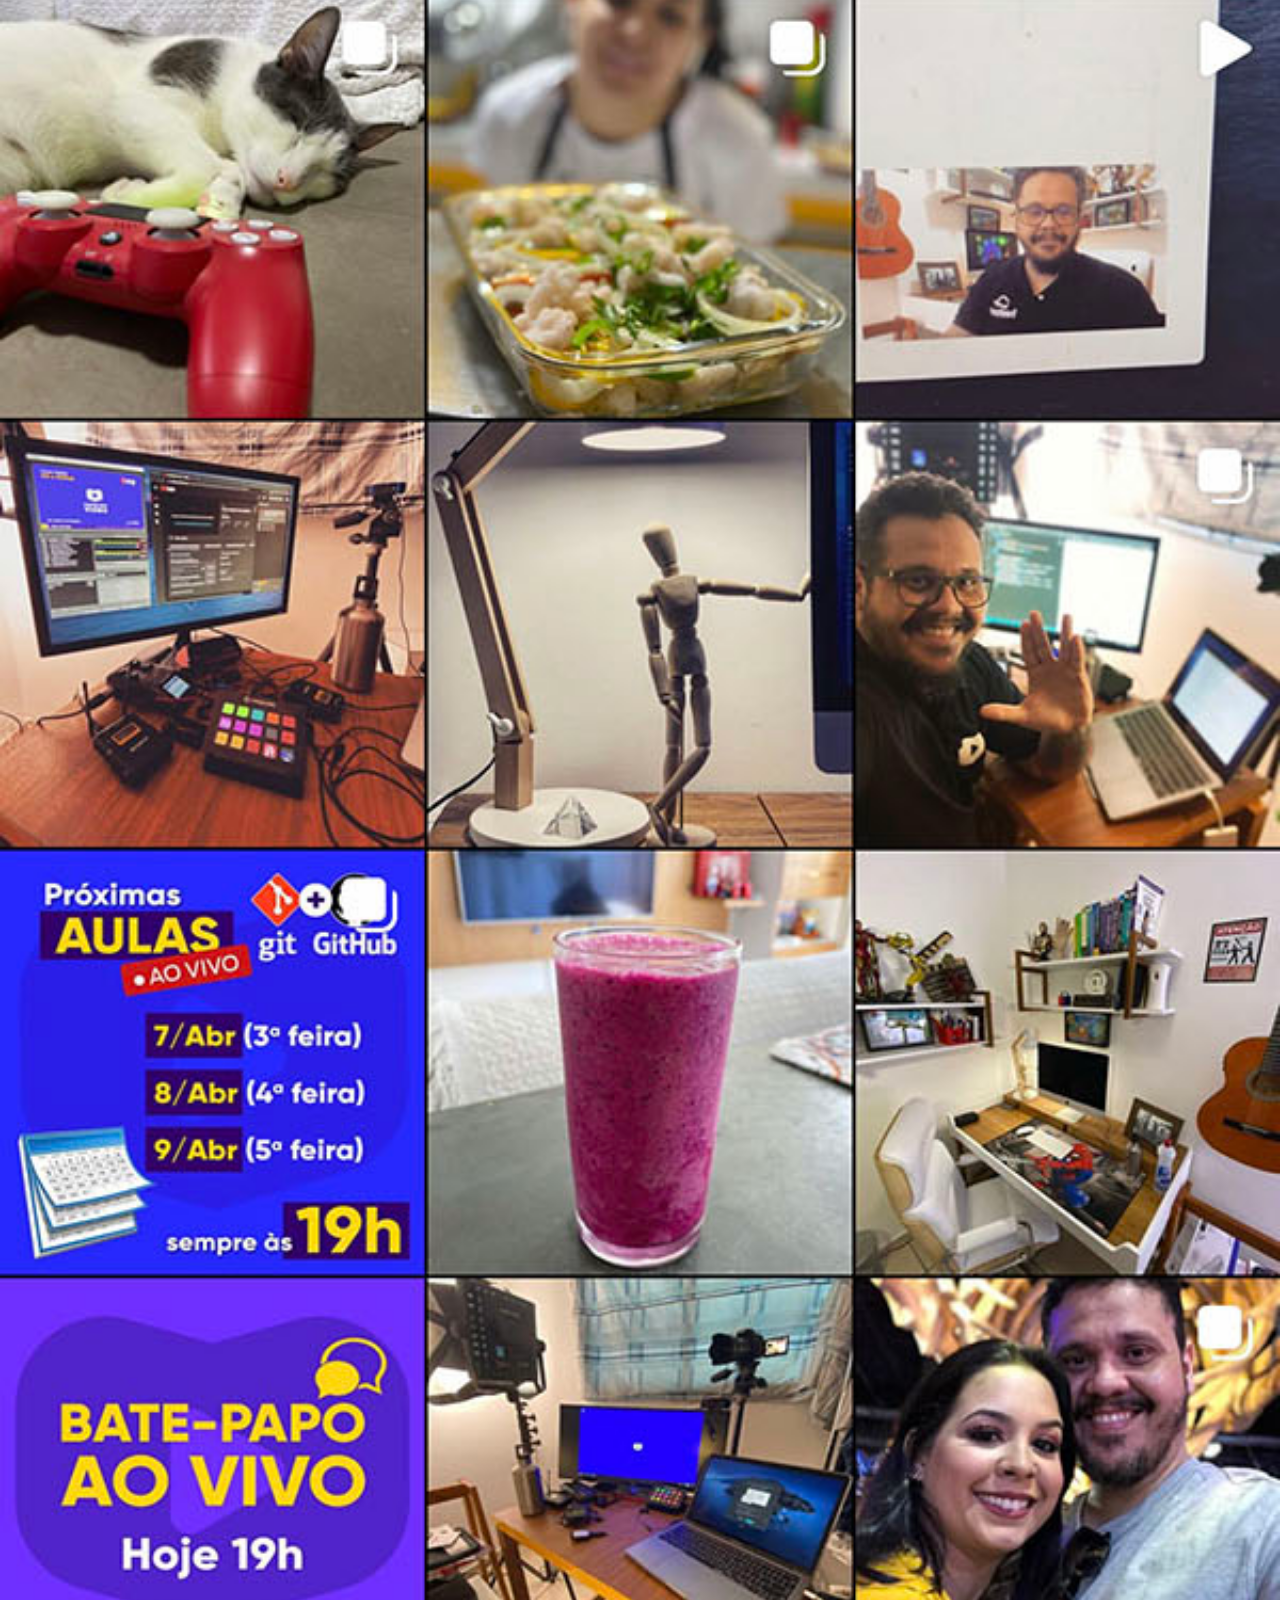
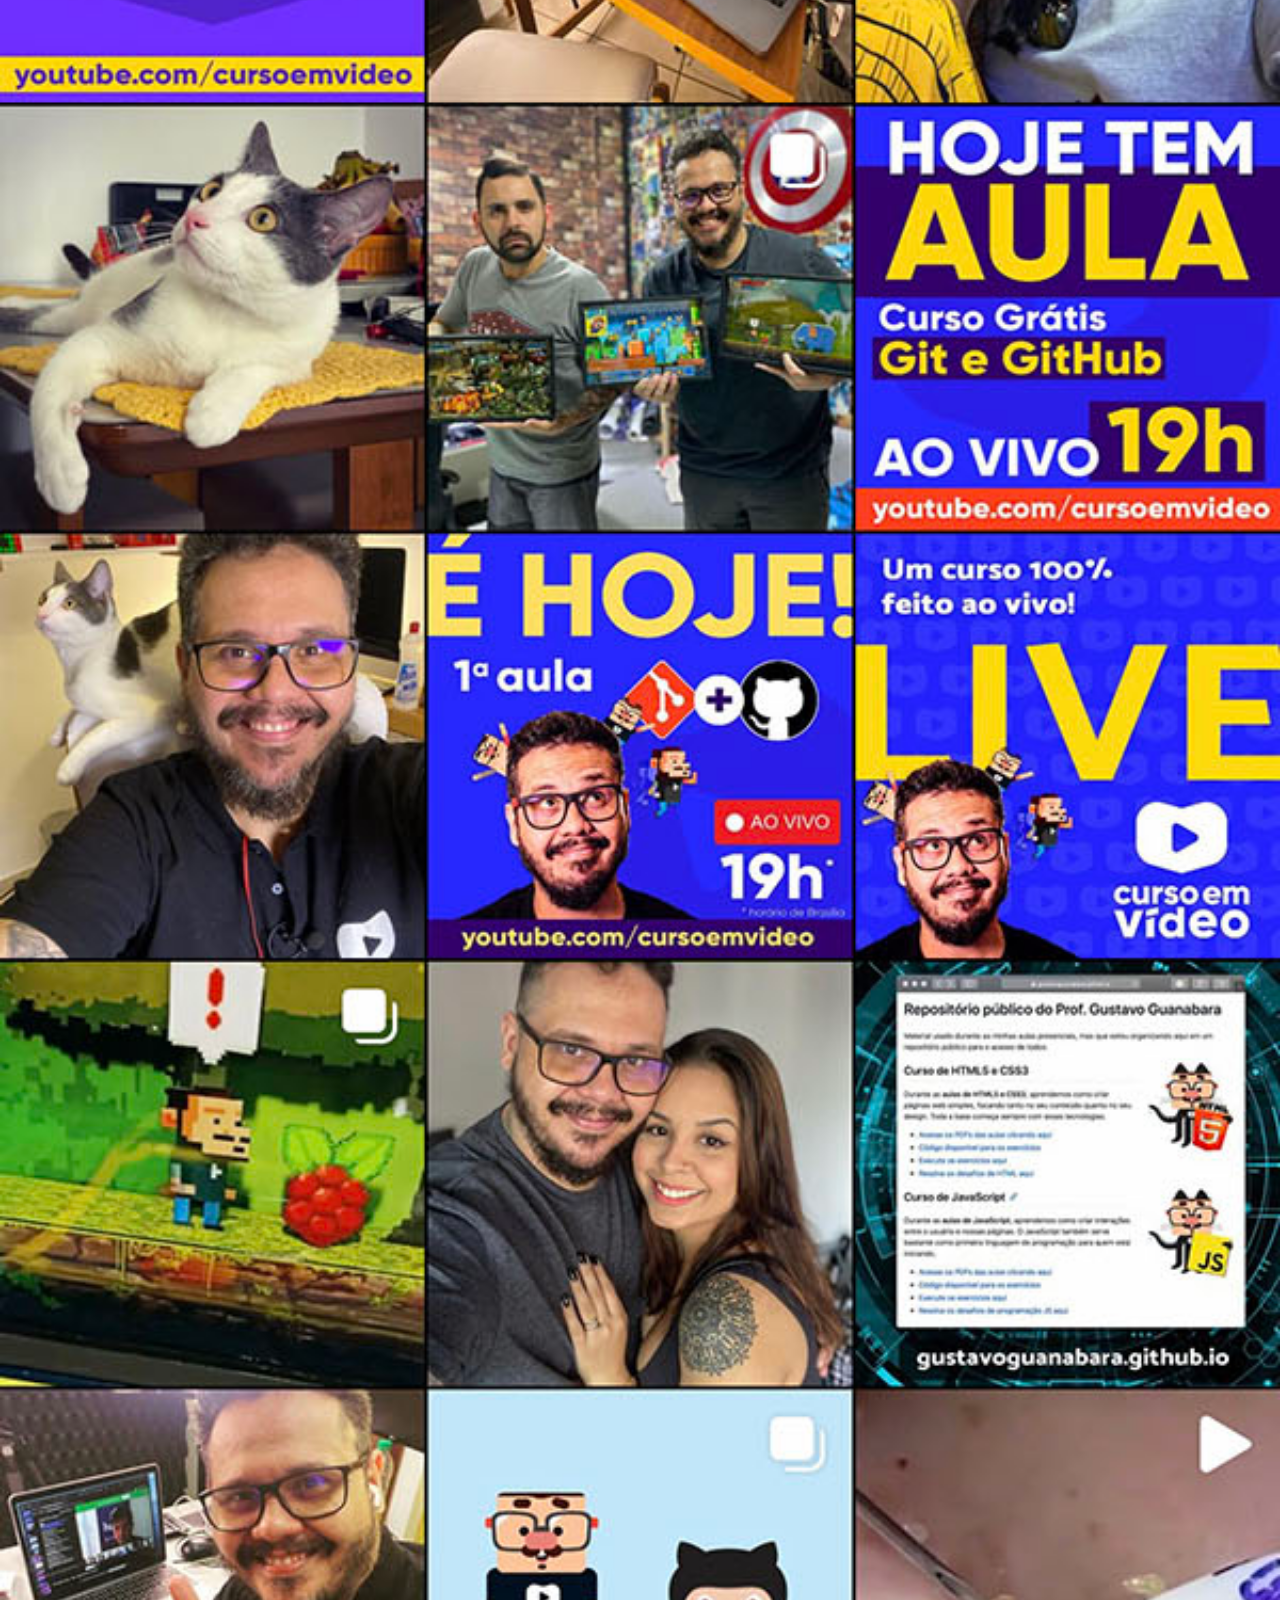
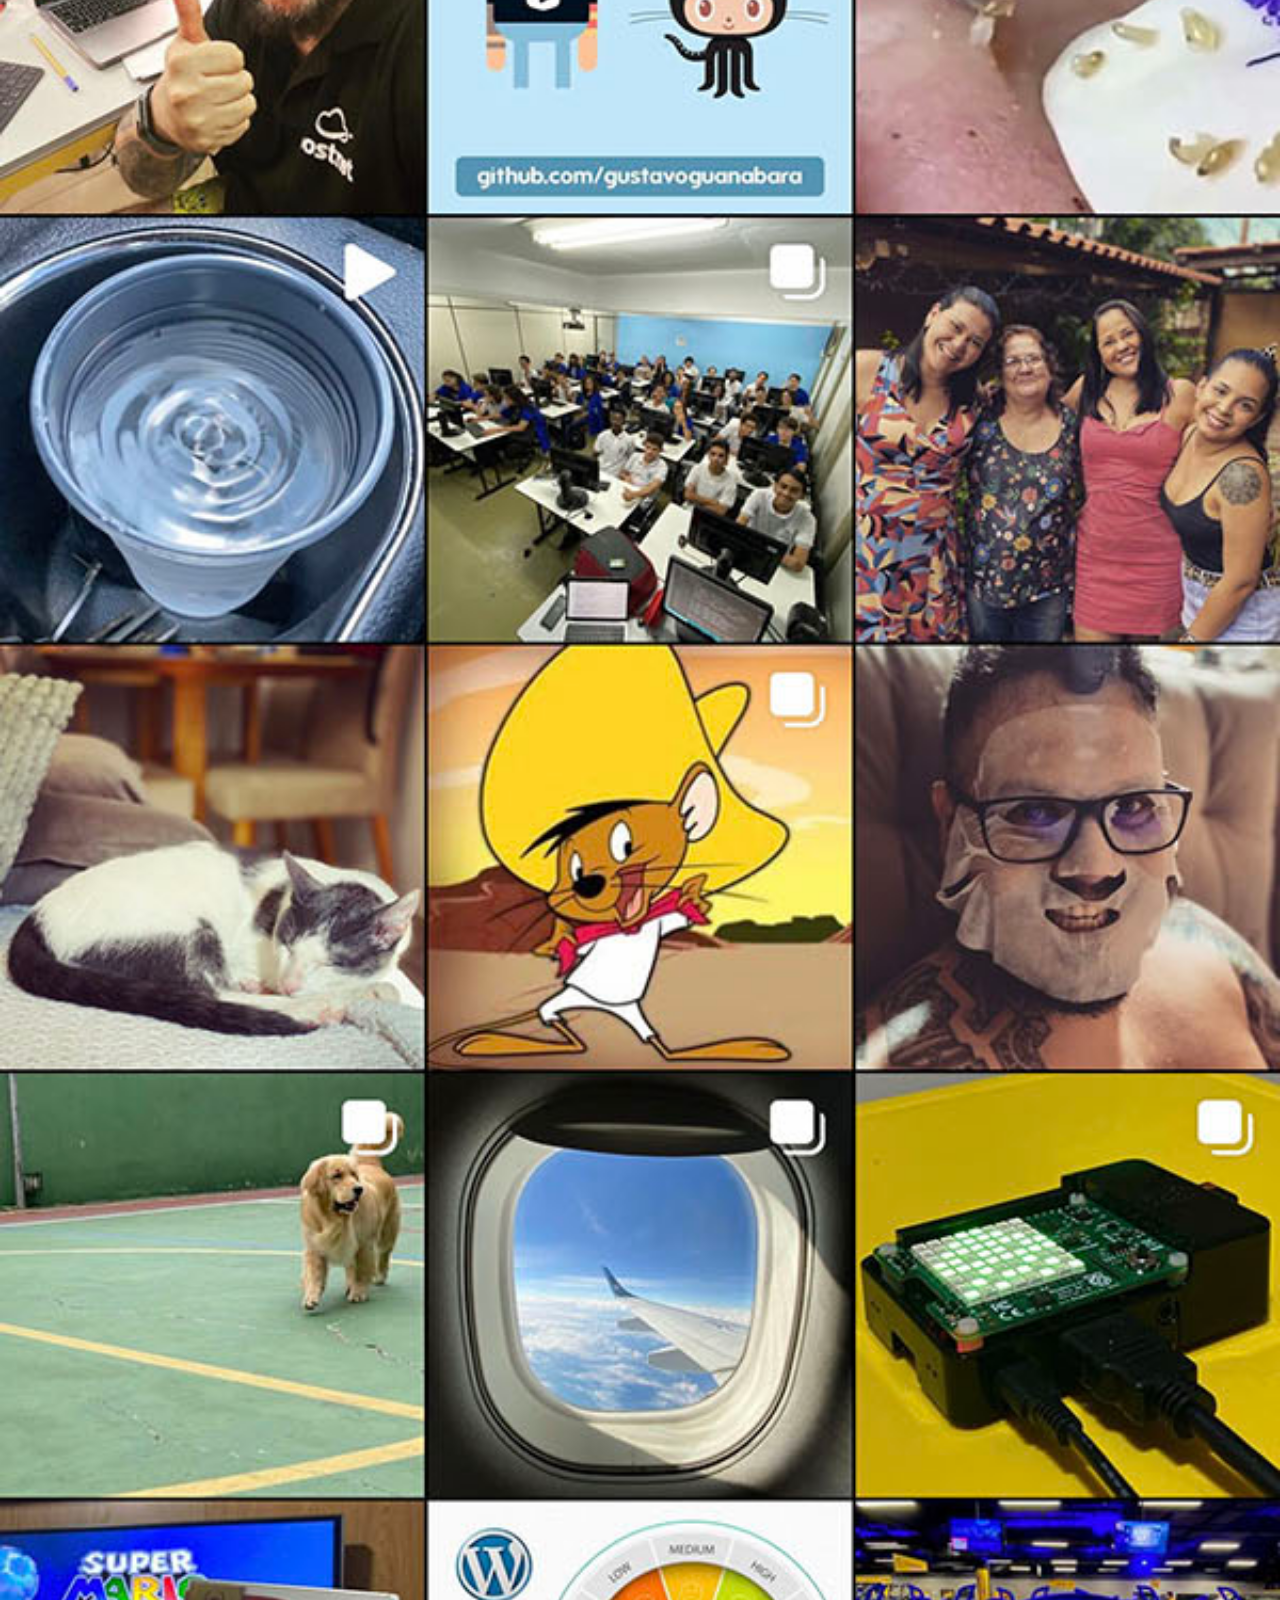
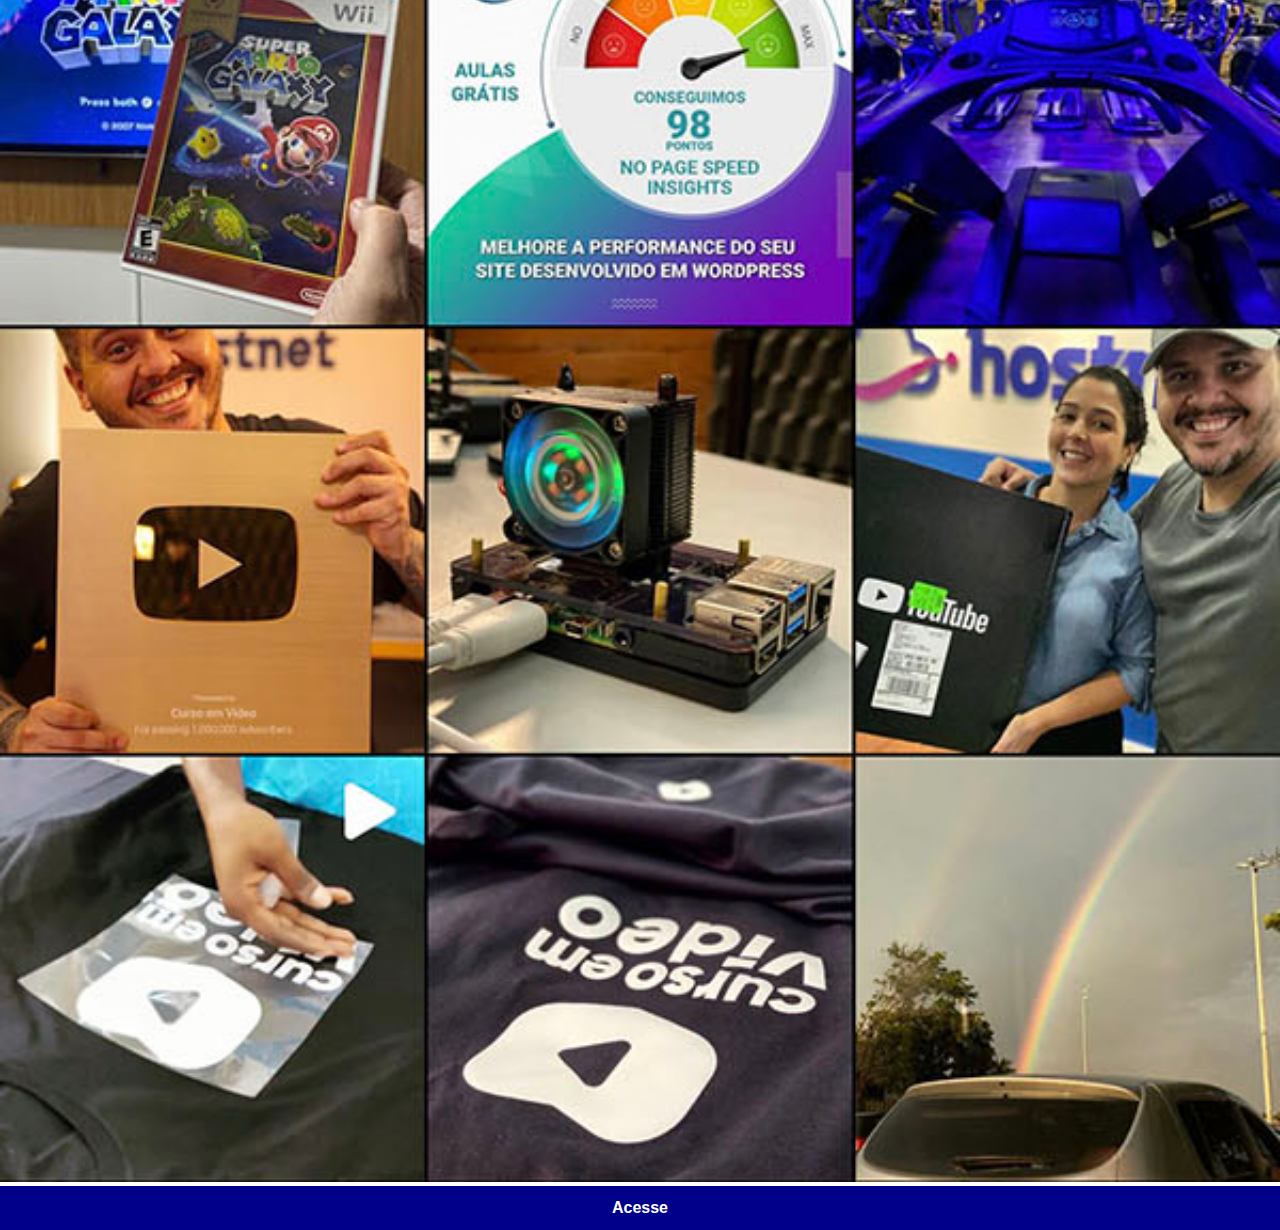
<file: instagram.html>
<!DOCTYPE html>
<html lang="pt-br">
<head>
    <meta charset="UTF-8">
    <meta name="viewport" content="width=device-width, initial-scale=1.0">
    <title>Instagram</title>
    <link rel="stylesheet" href="social.css">
</head>
<body>
    <img src="imagens/tela-instagram.jpg" alt="Instagram">
    <a href="https://www.instagram.com/gustavoguanabara/" target="_blank">Acesse</a>
</body>
</html>
</file>
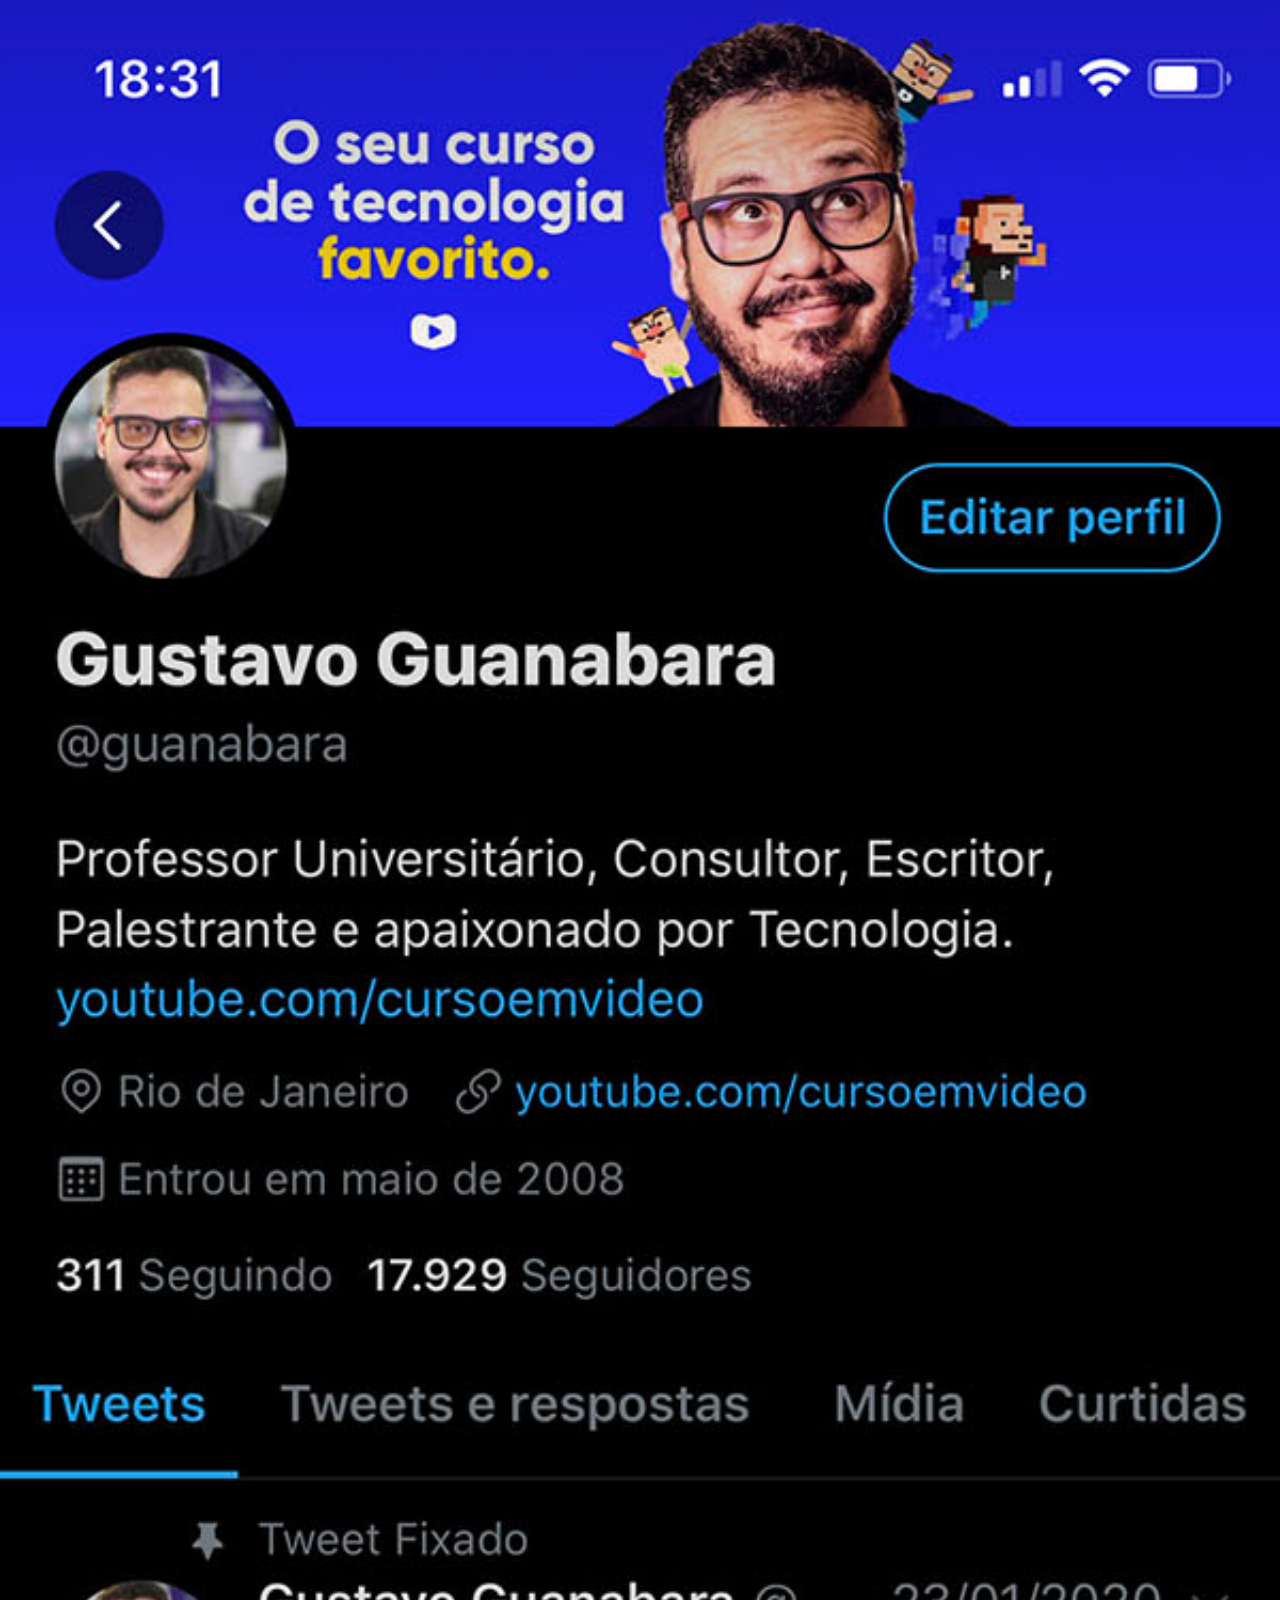
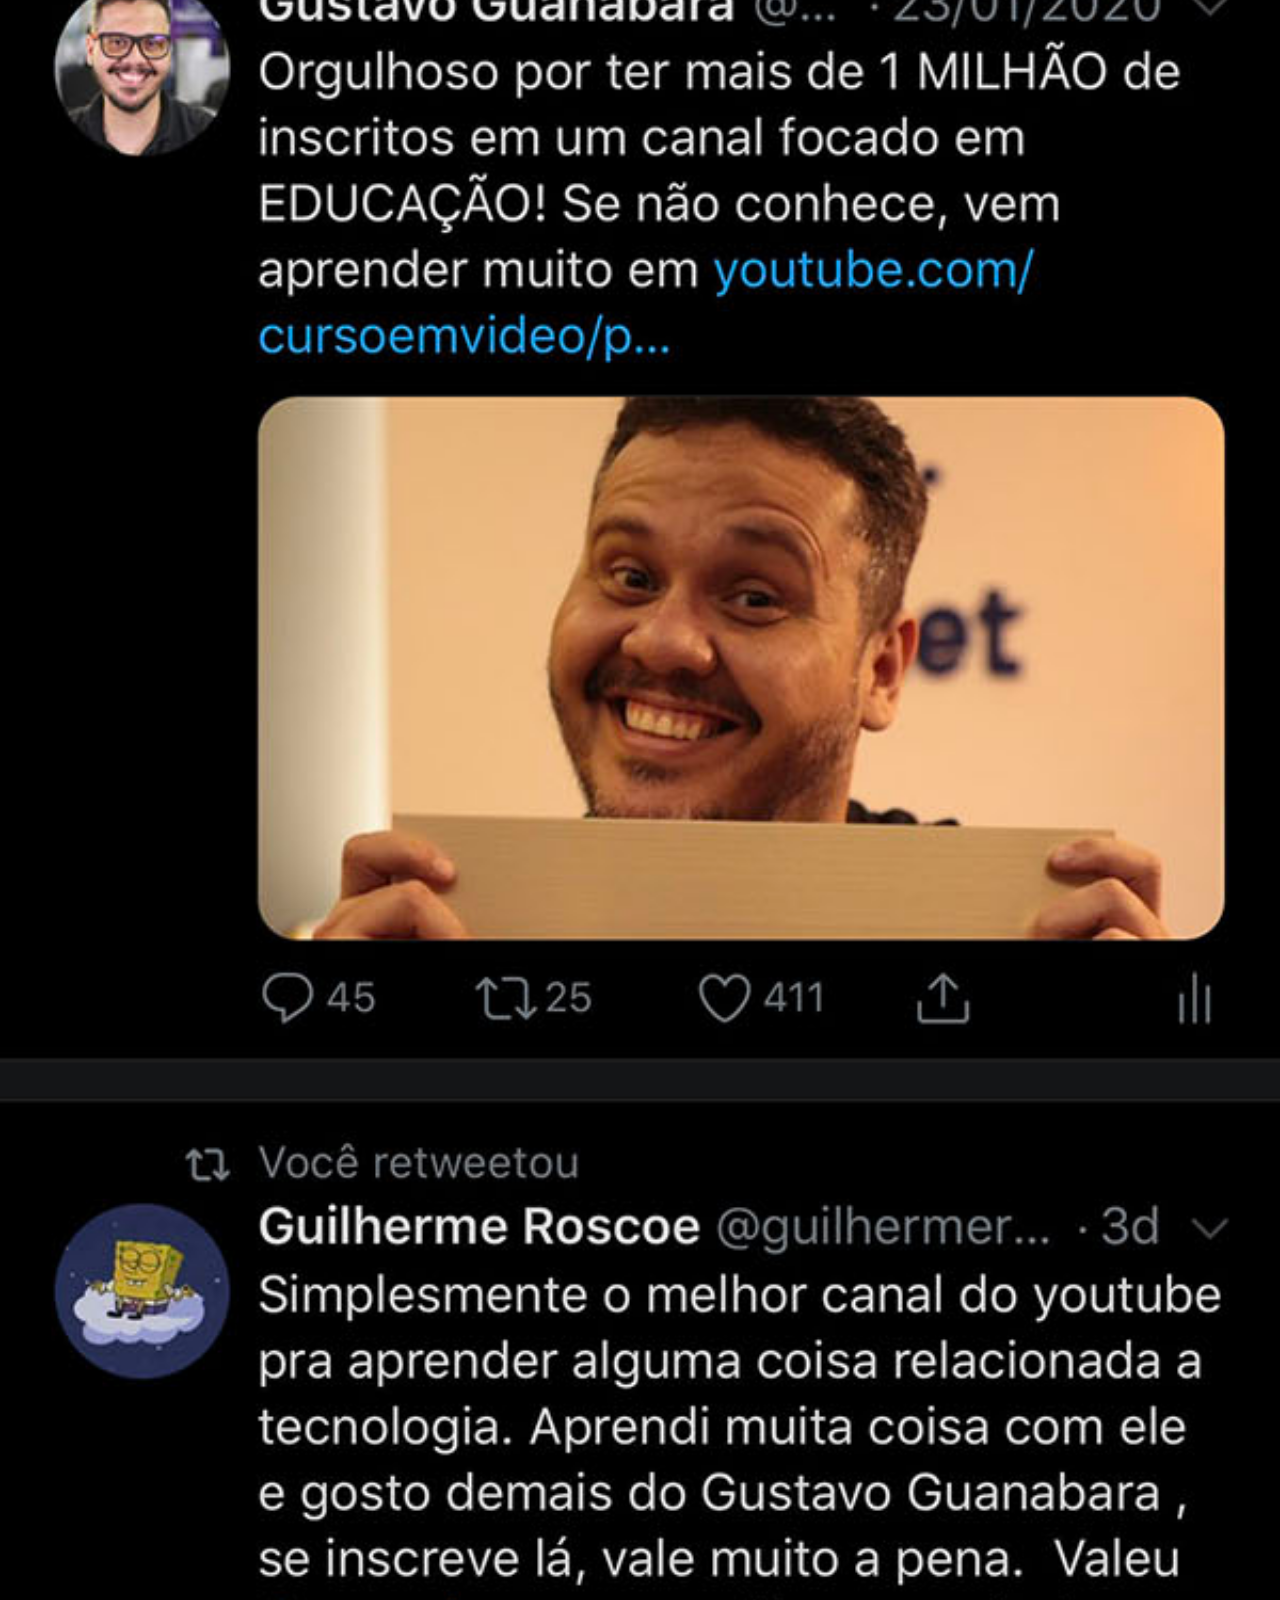
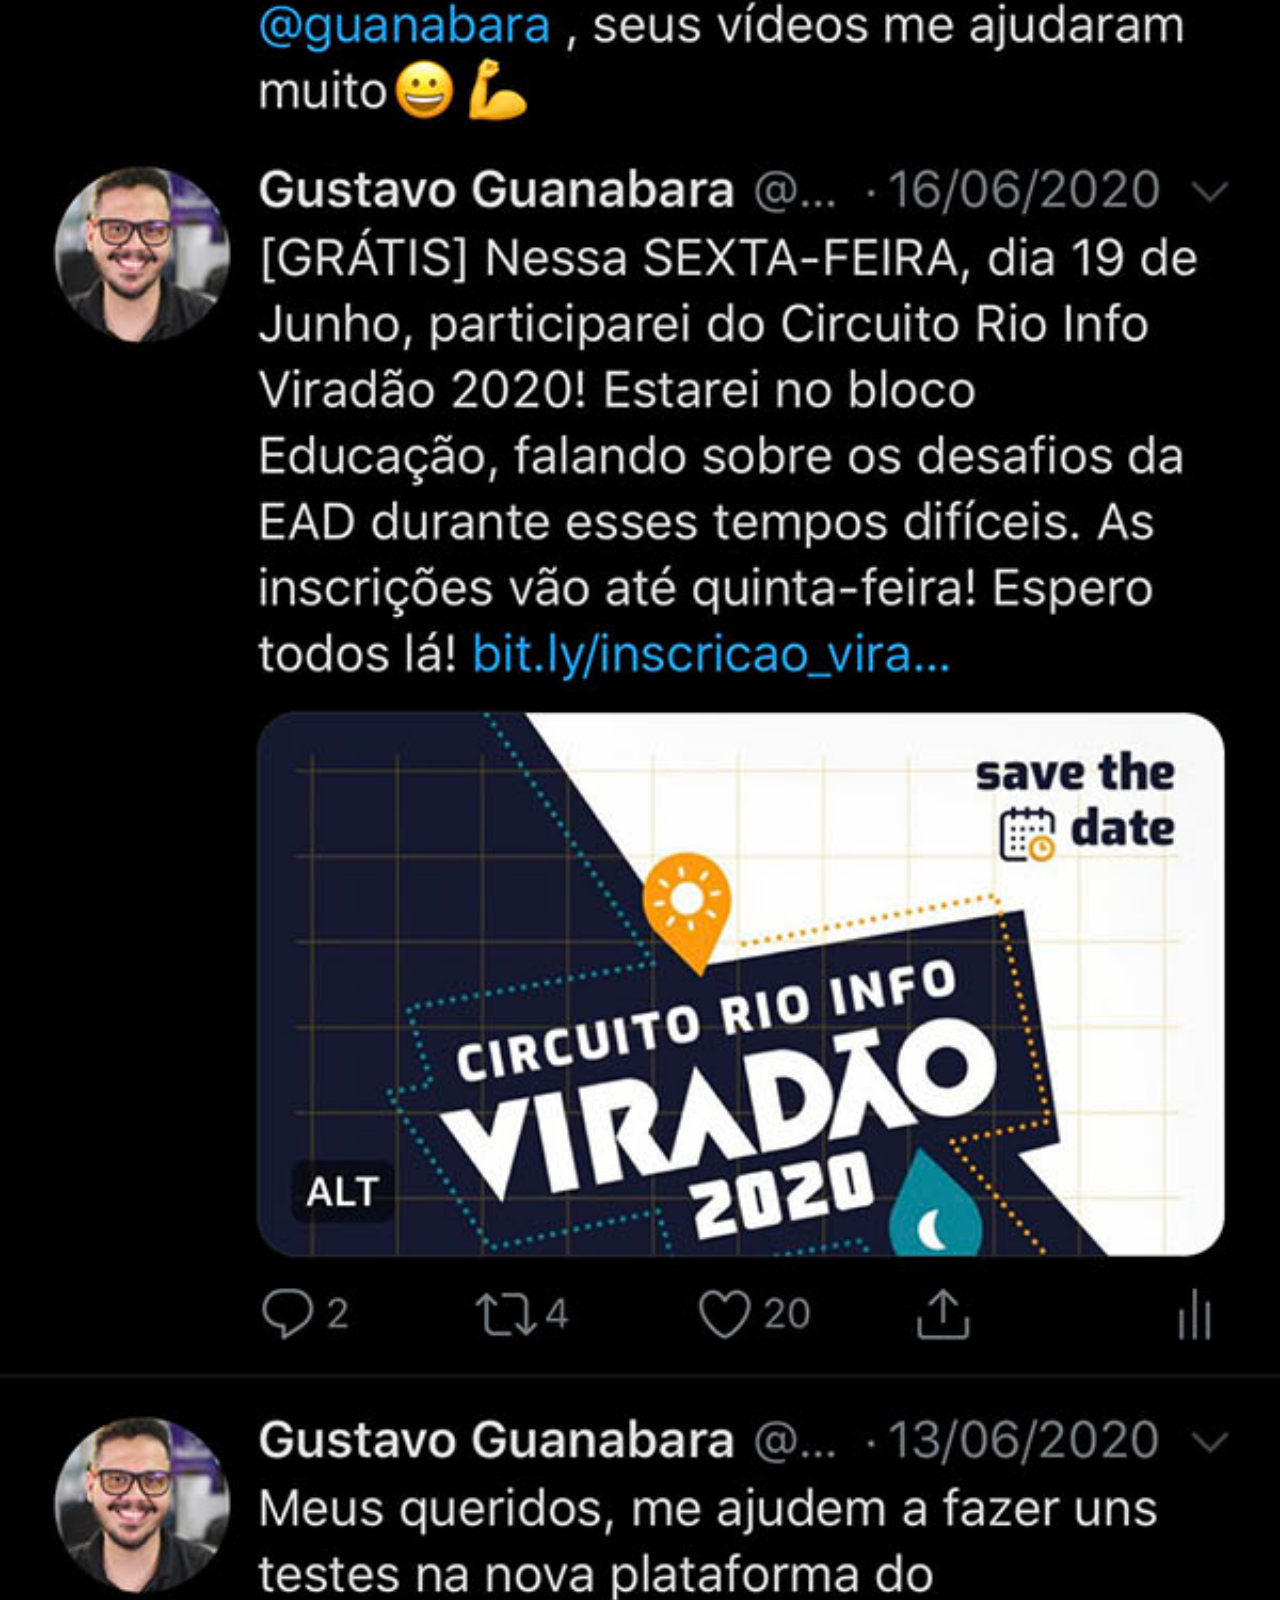
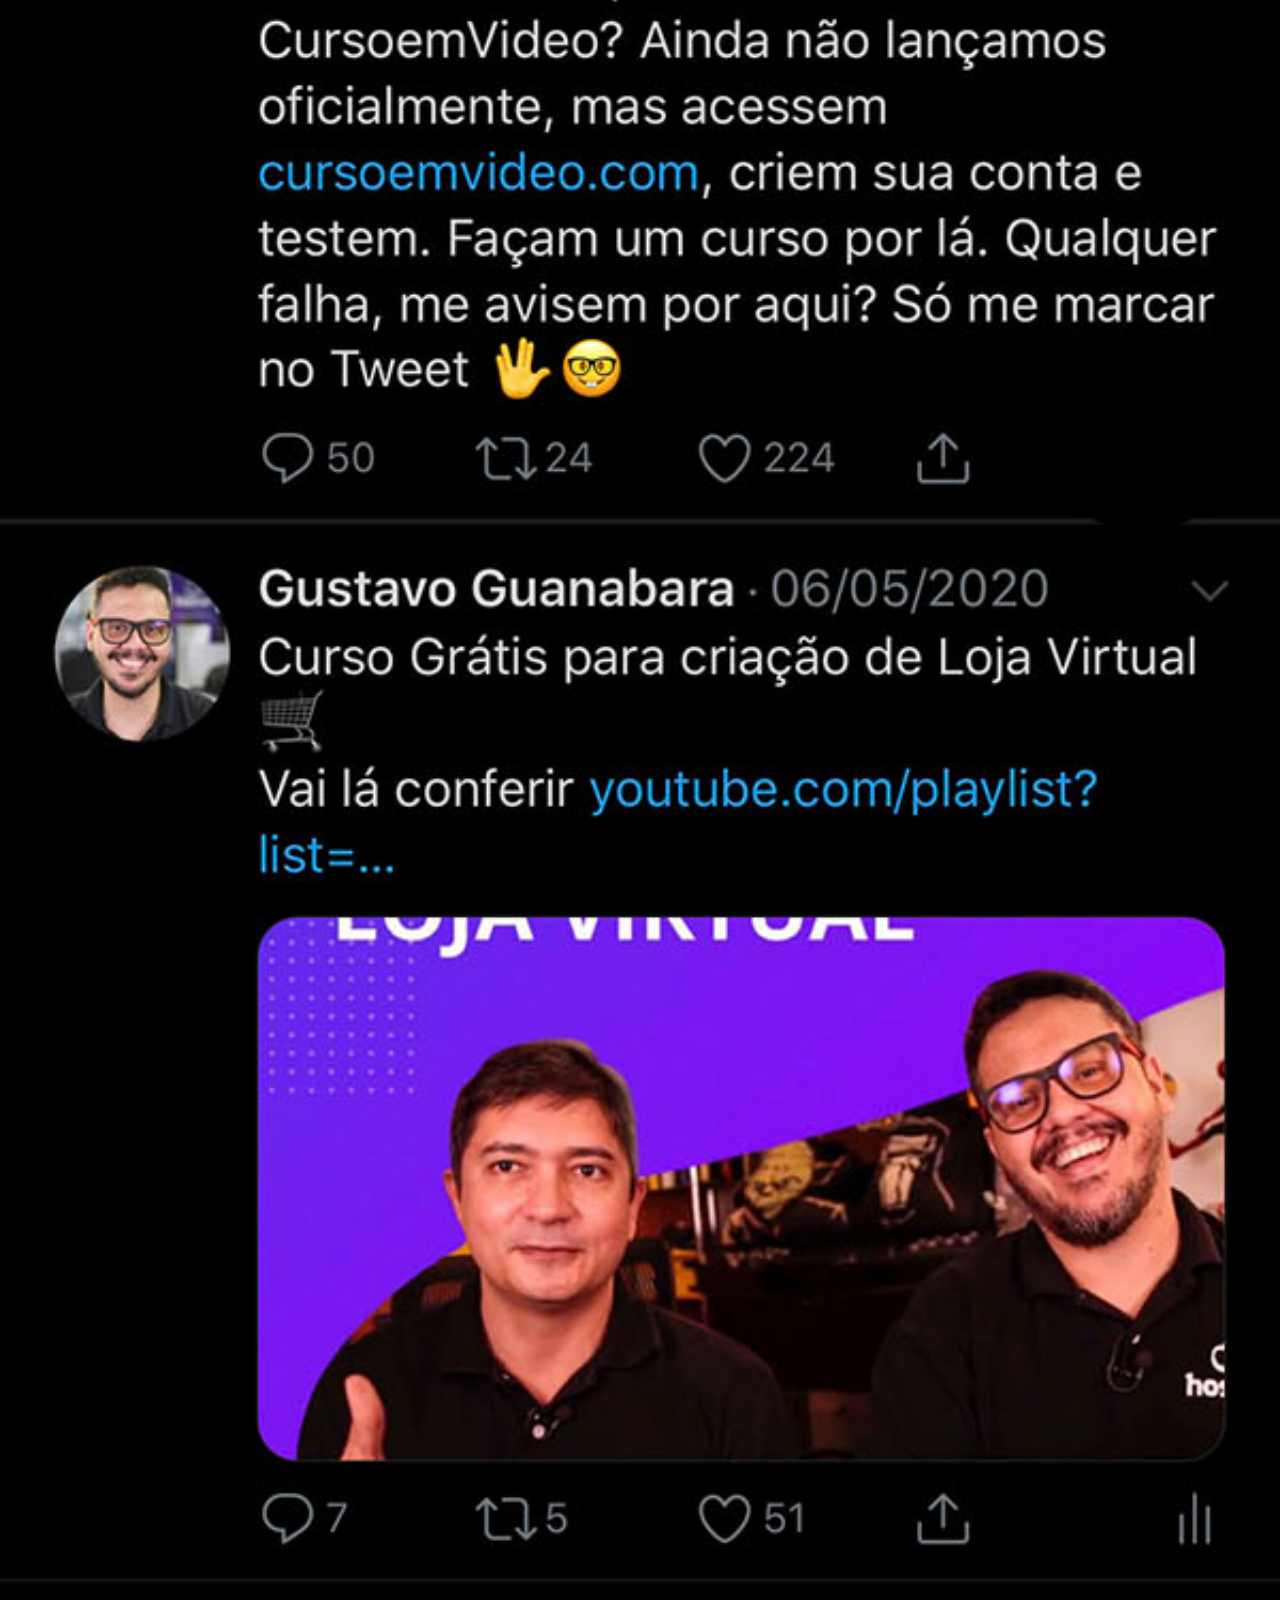
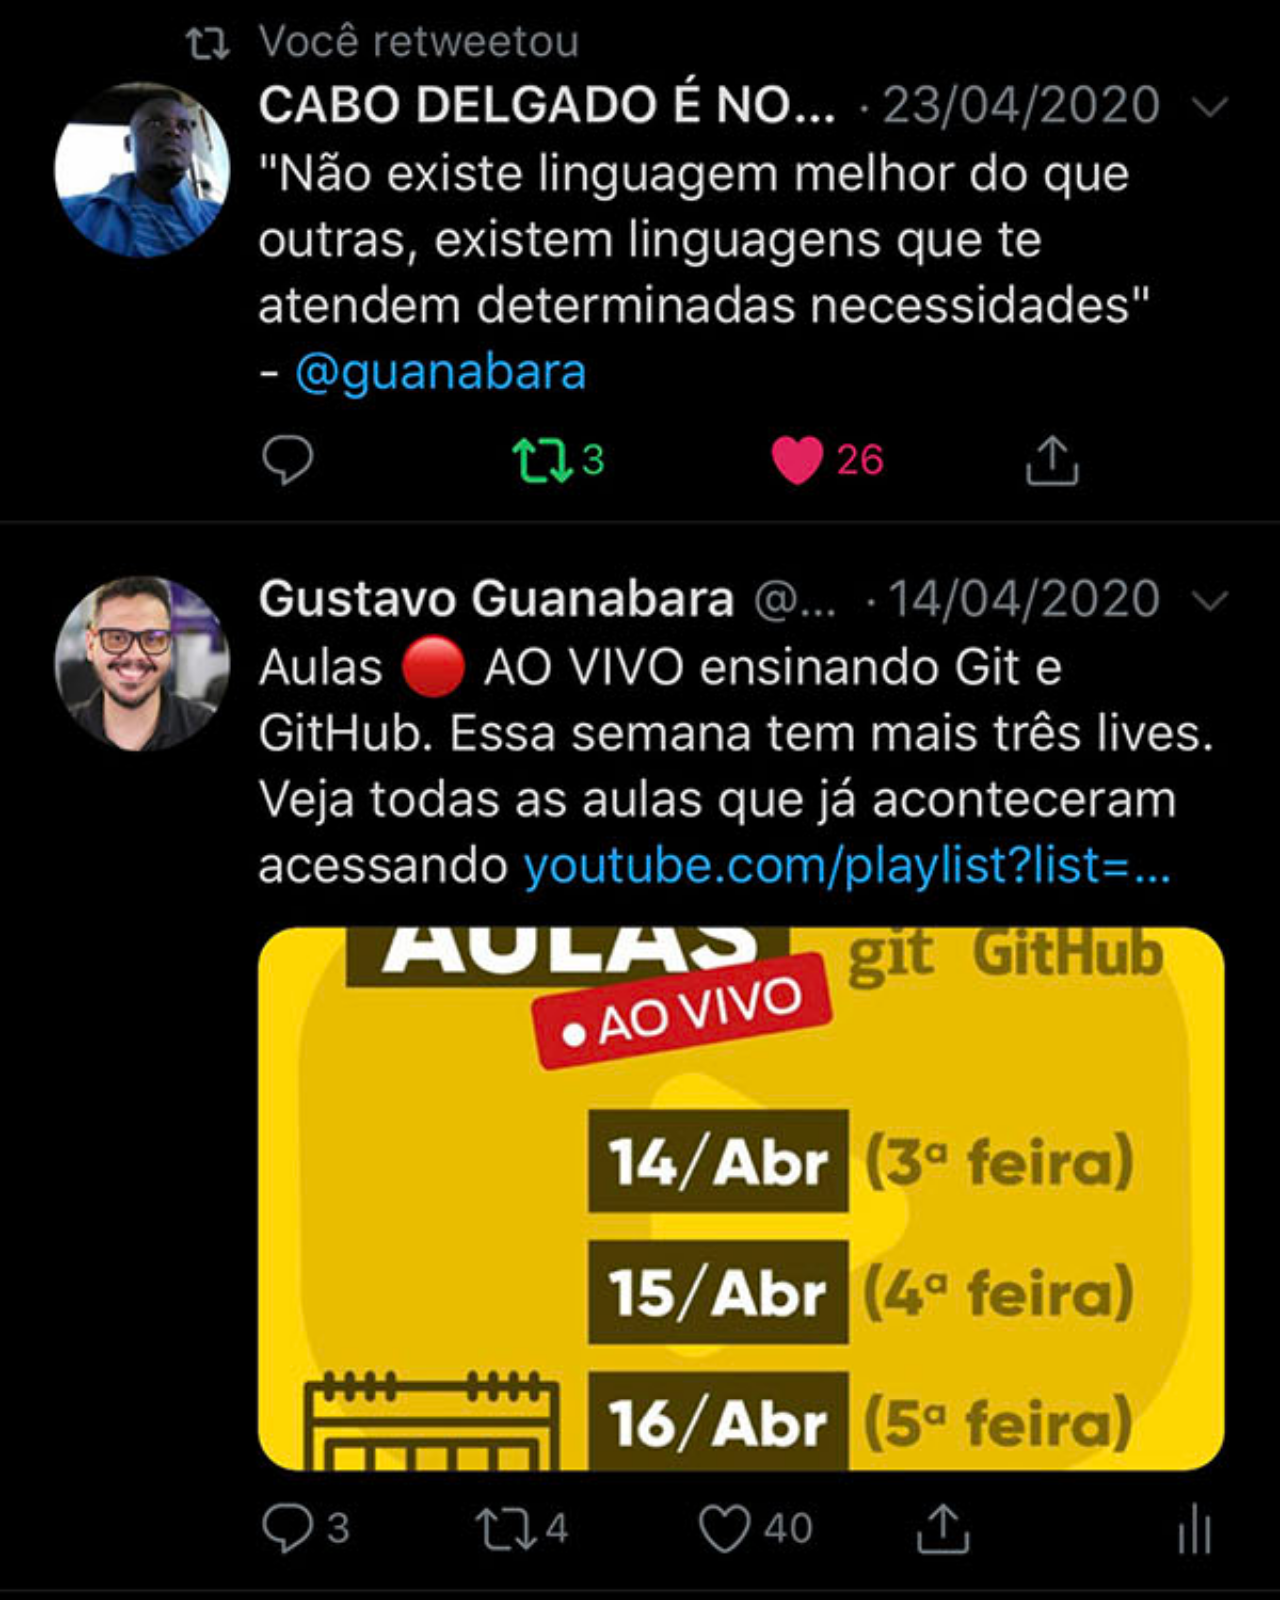
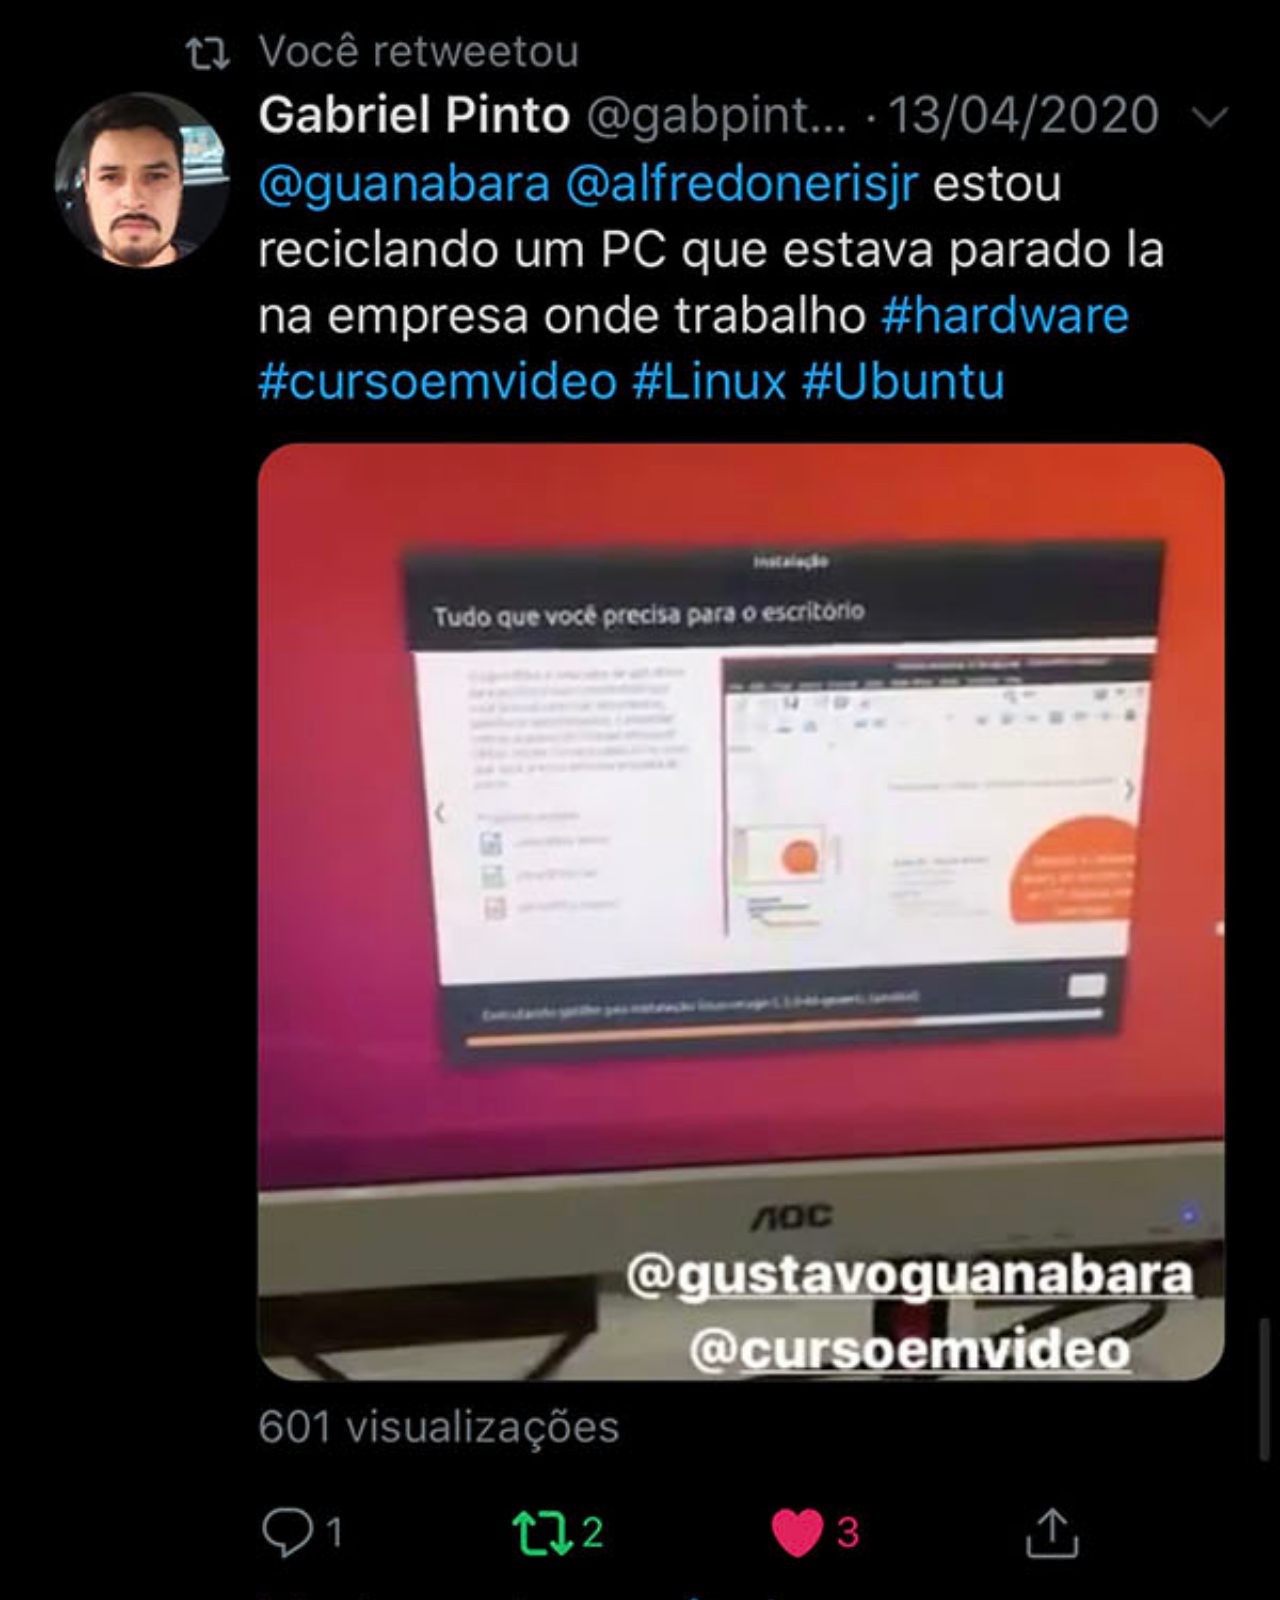
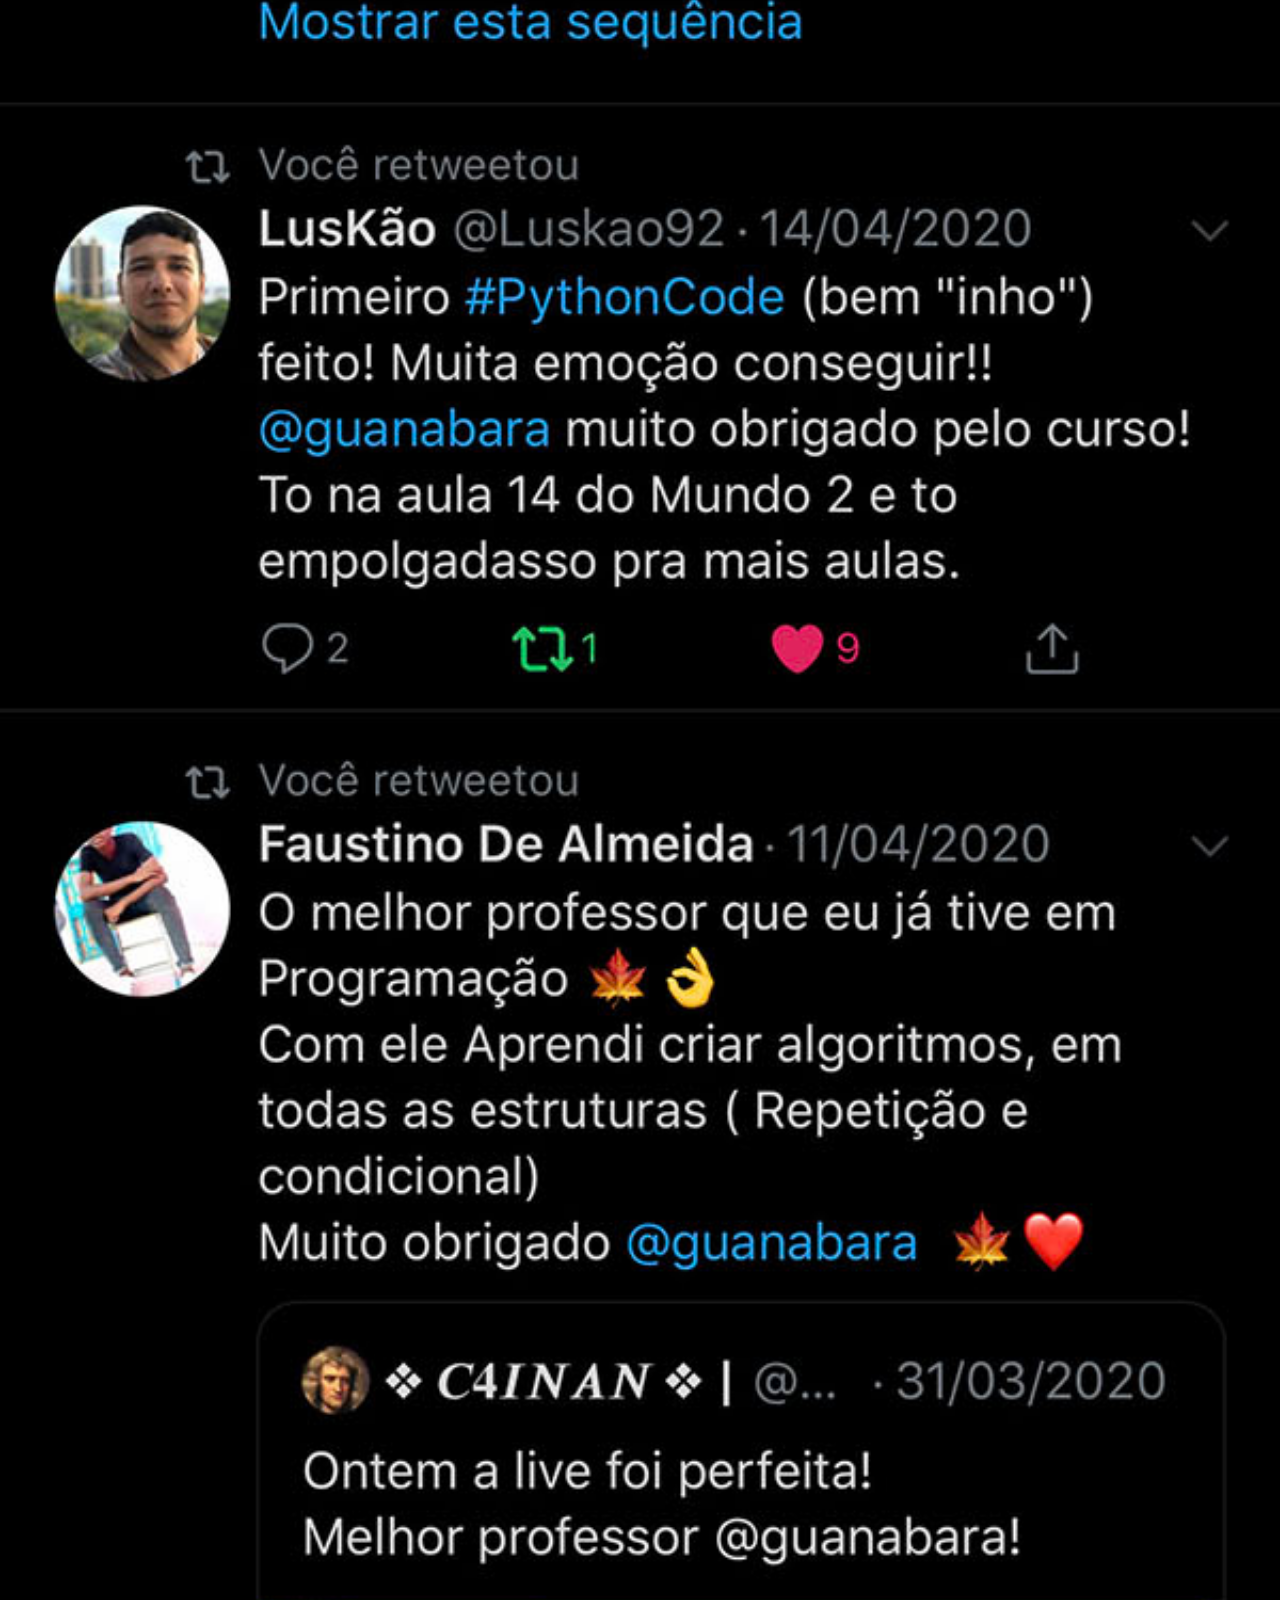
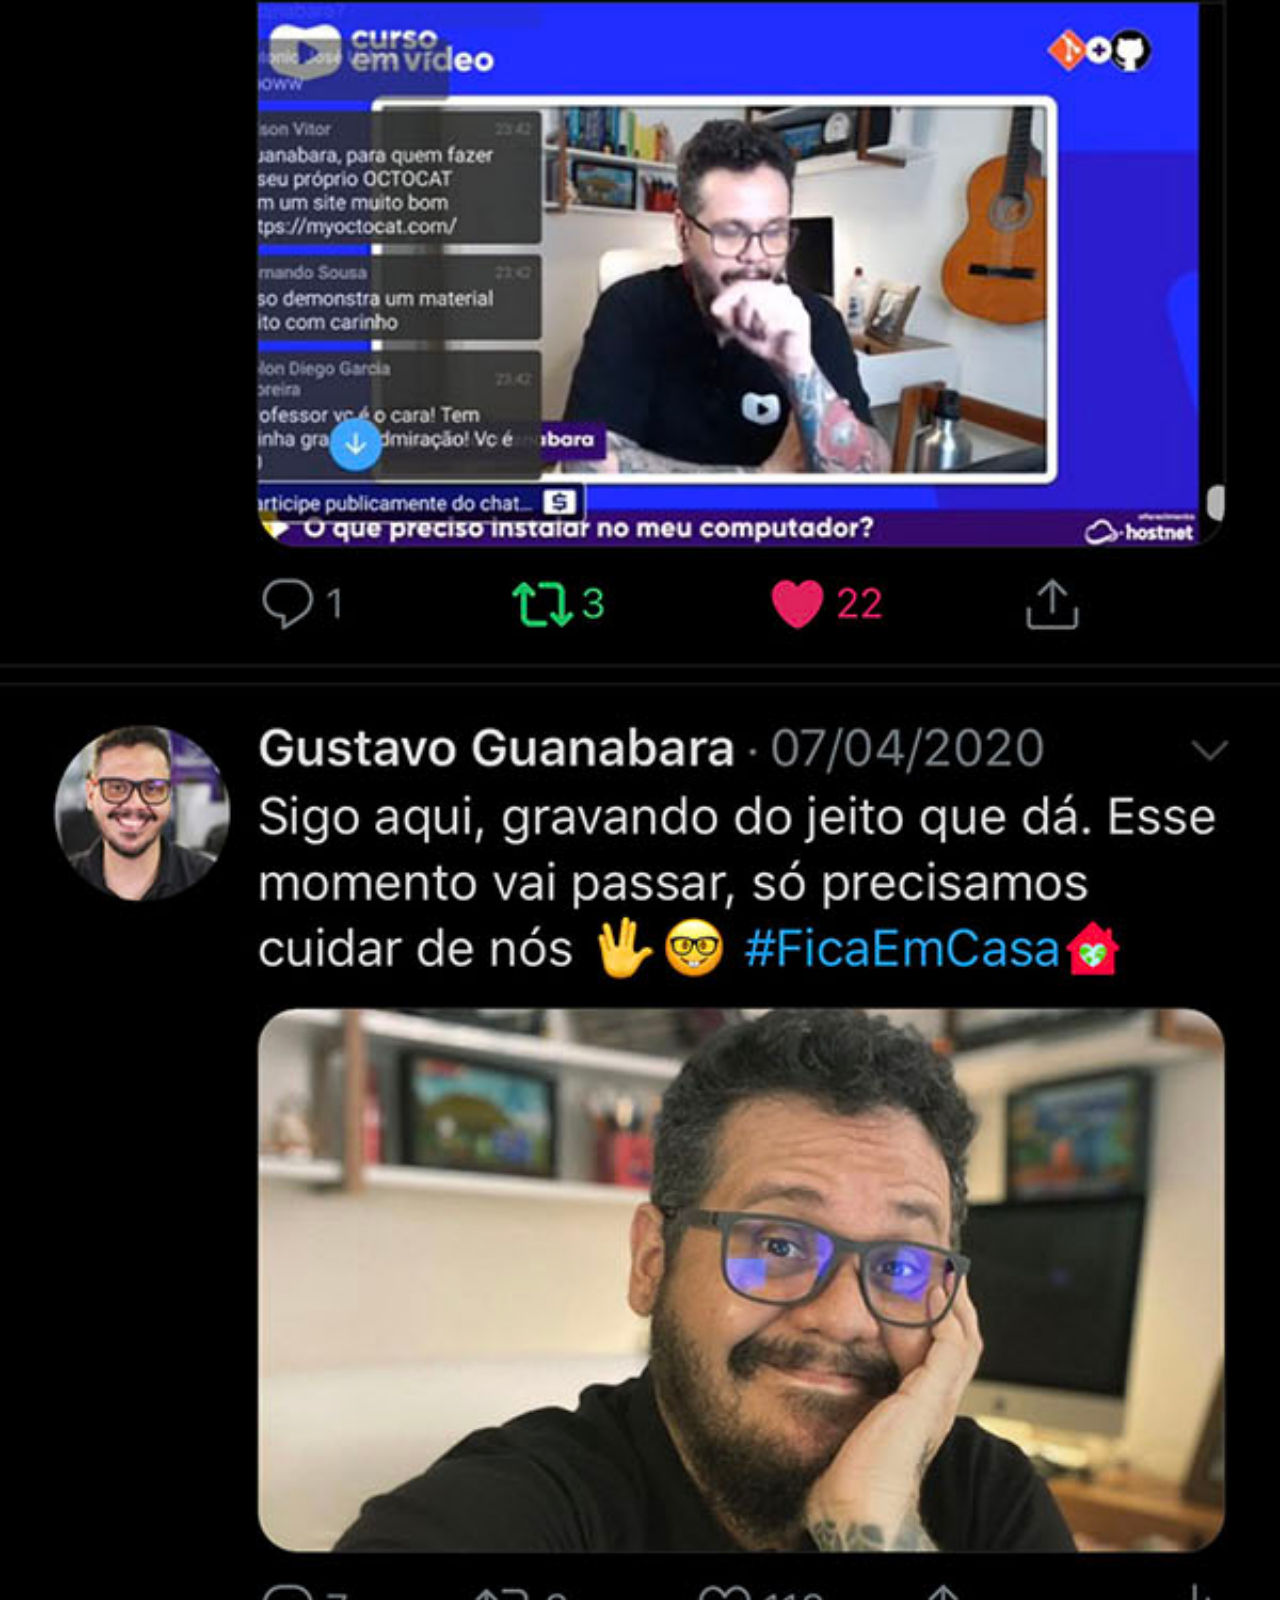
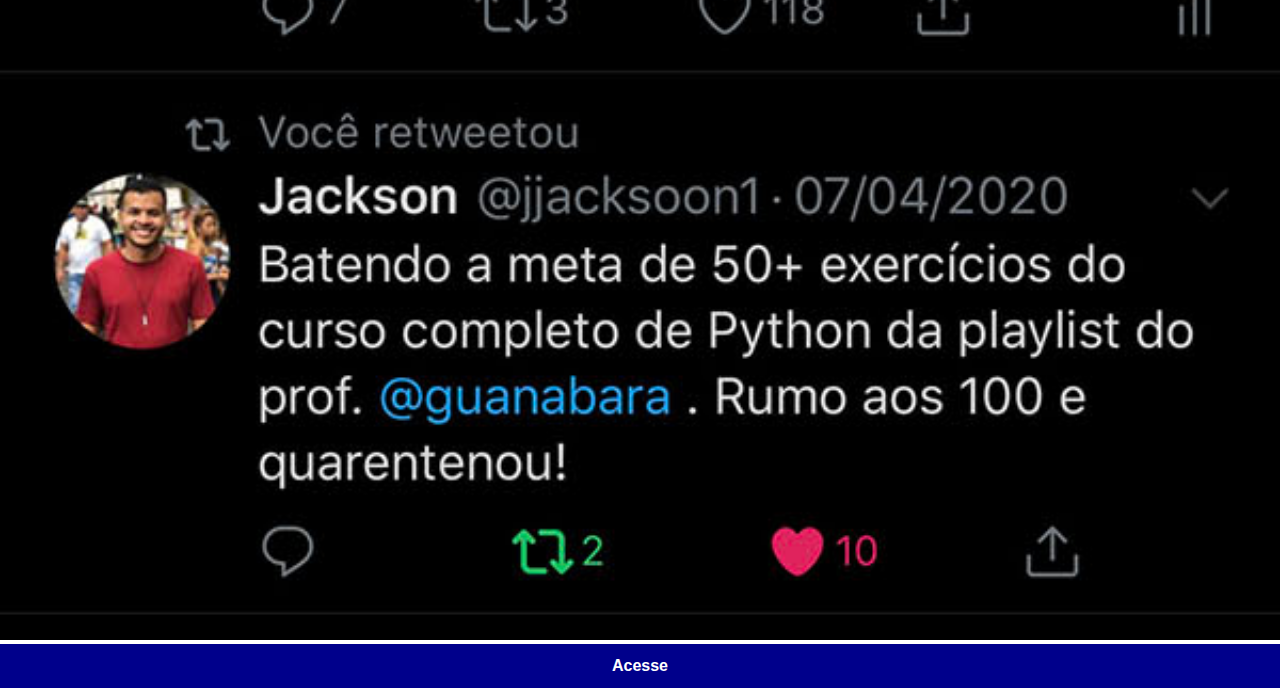
<file: twitter.html>
<!DOCTYPE html>
<html lang="pt-br">
<head>
    <meta charset="UTF-8">
    <meta name="viewport" content="width=device-width, initial-scale=1.0">
    <title>Twitter</title>
    <link rel="stylesheet" href="social.css">
</head>
<body>
    <img src="imagens/tela-twitter.jpg" alt="Twitter">
    <a href="https://x.com/guanabara" target="_blank">Acesse</a>
</body>
</html>
</file>
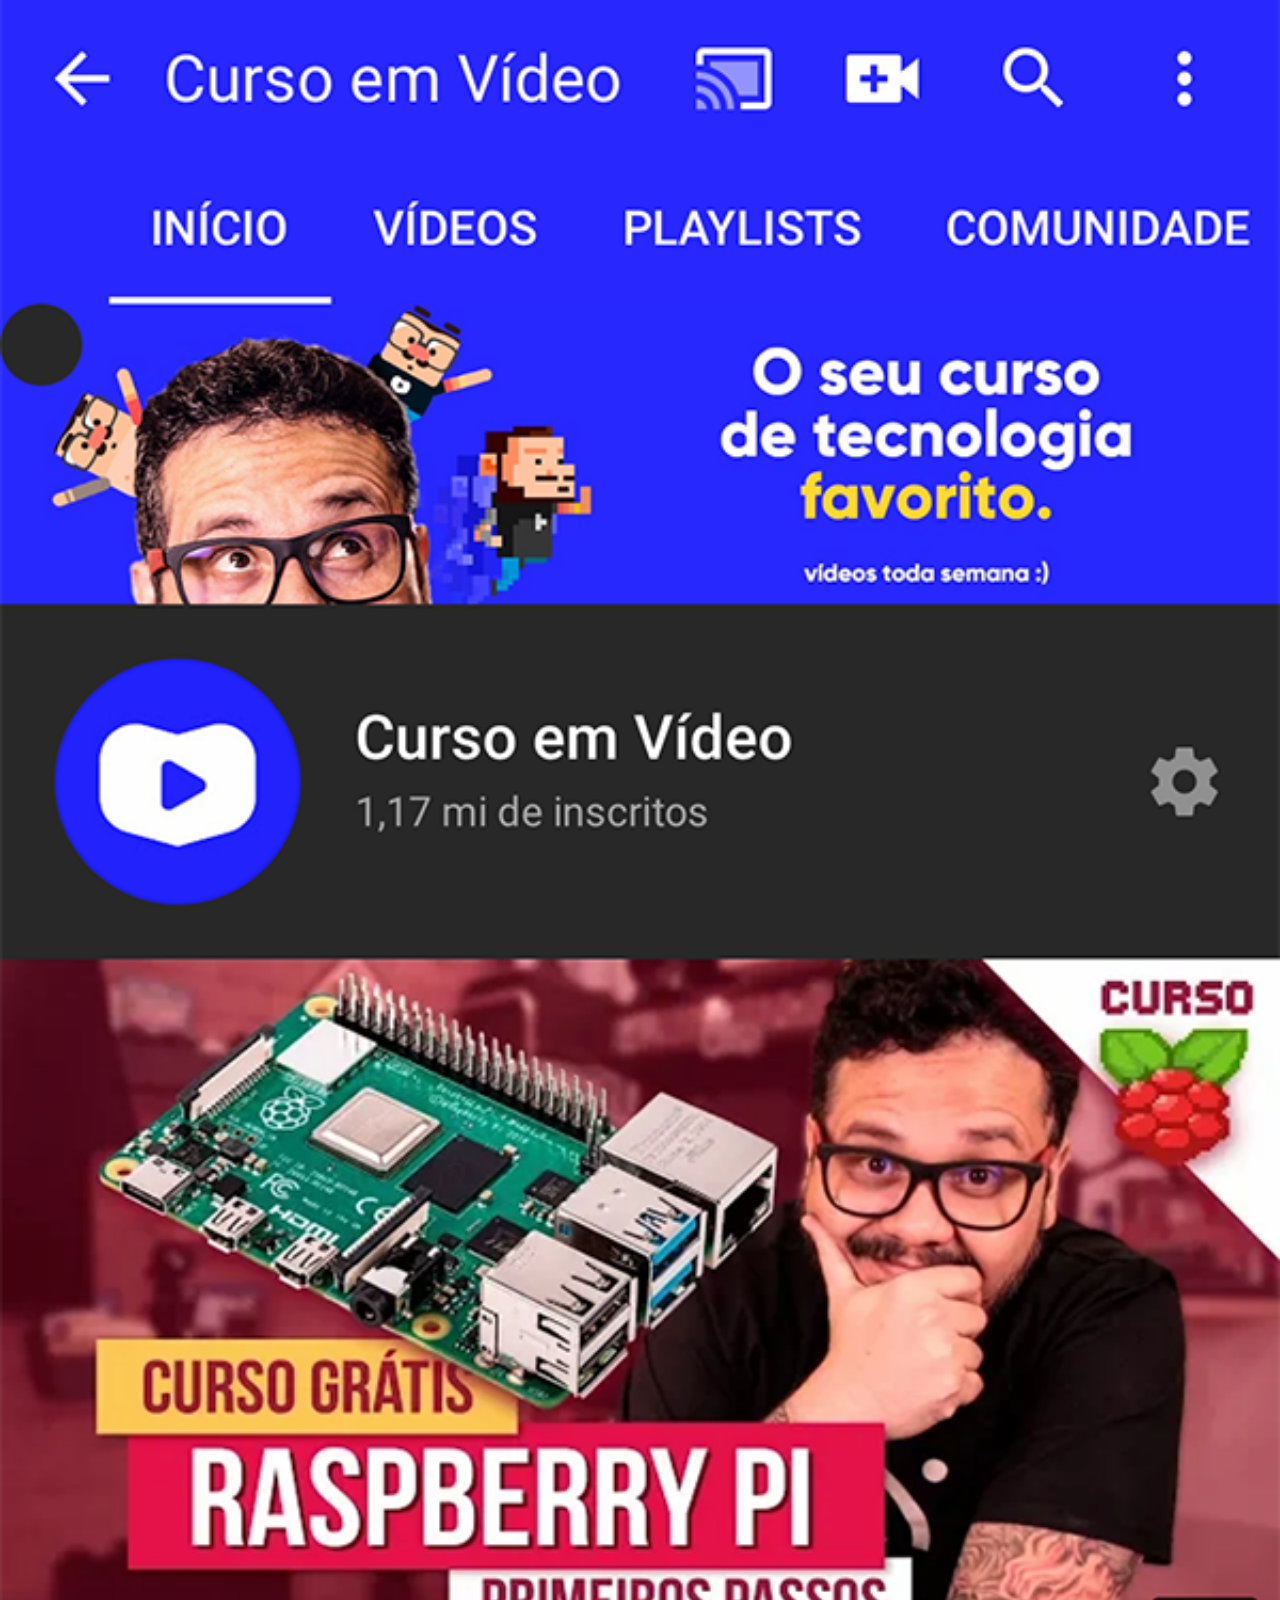
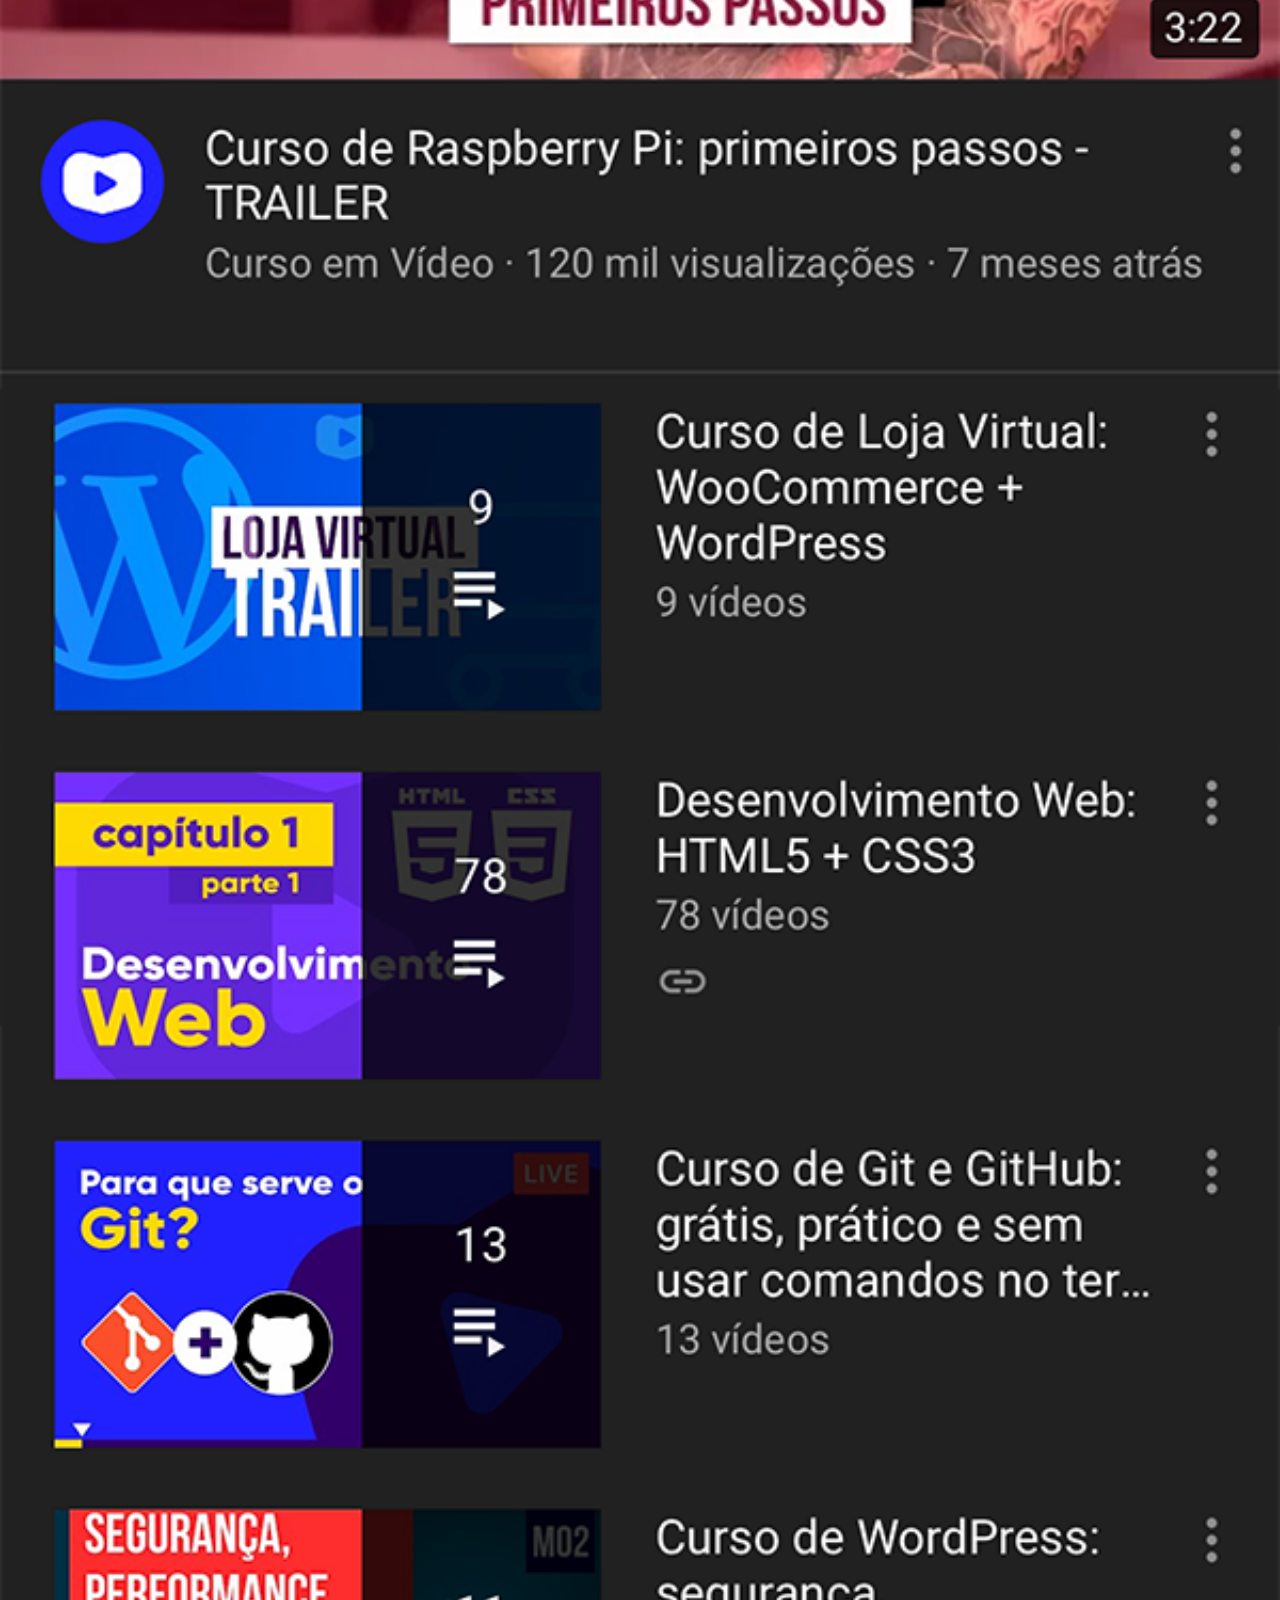
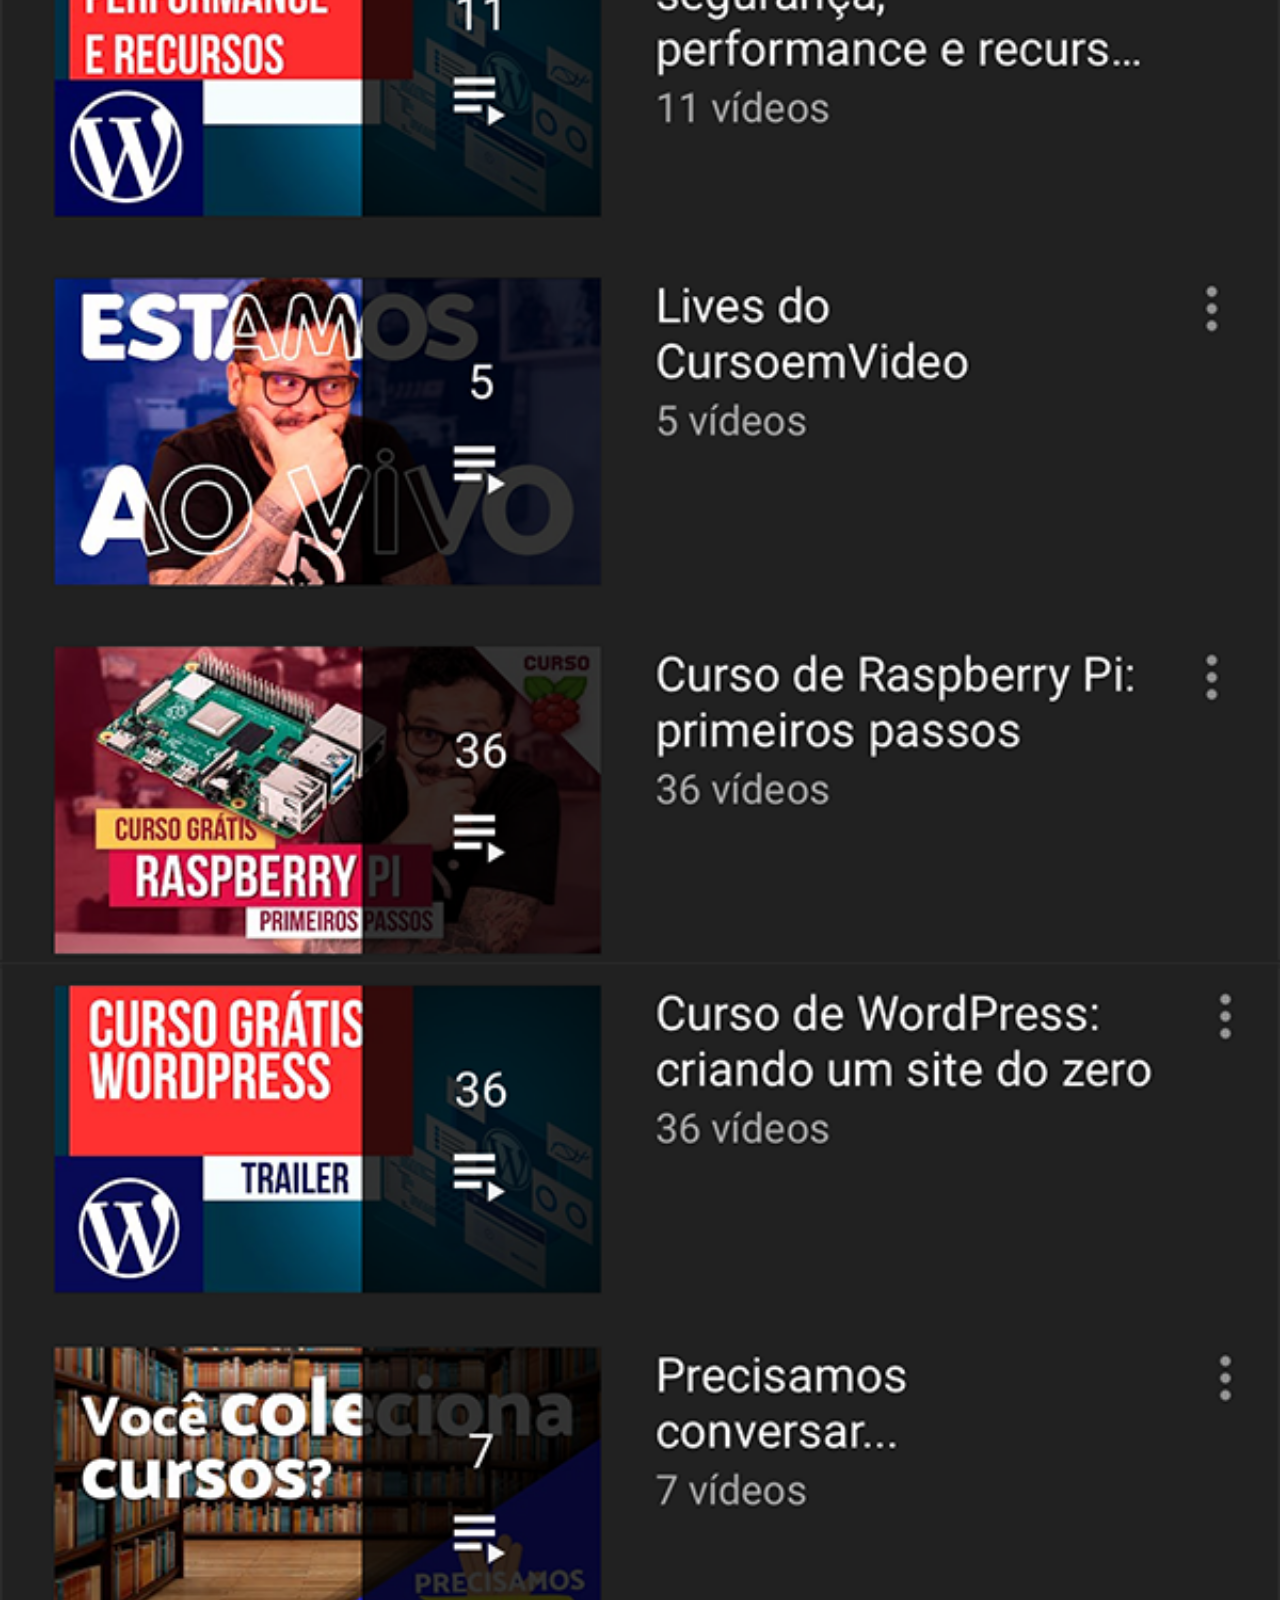
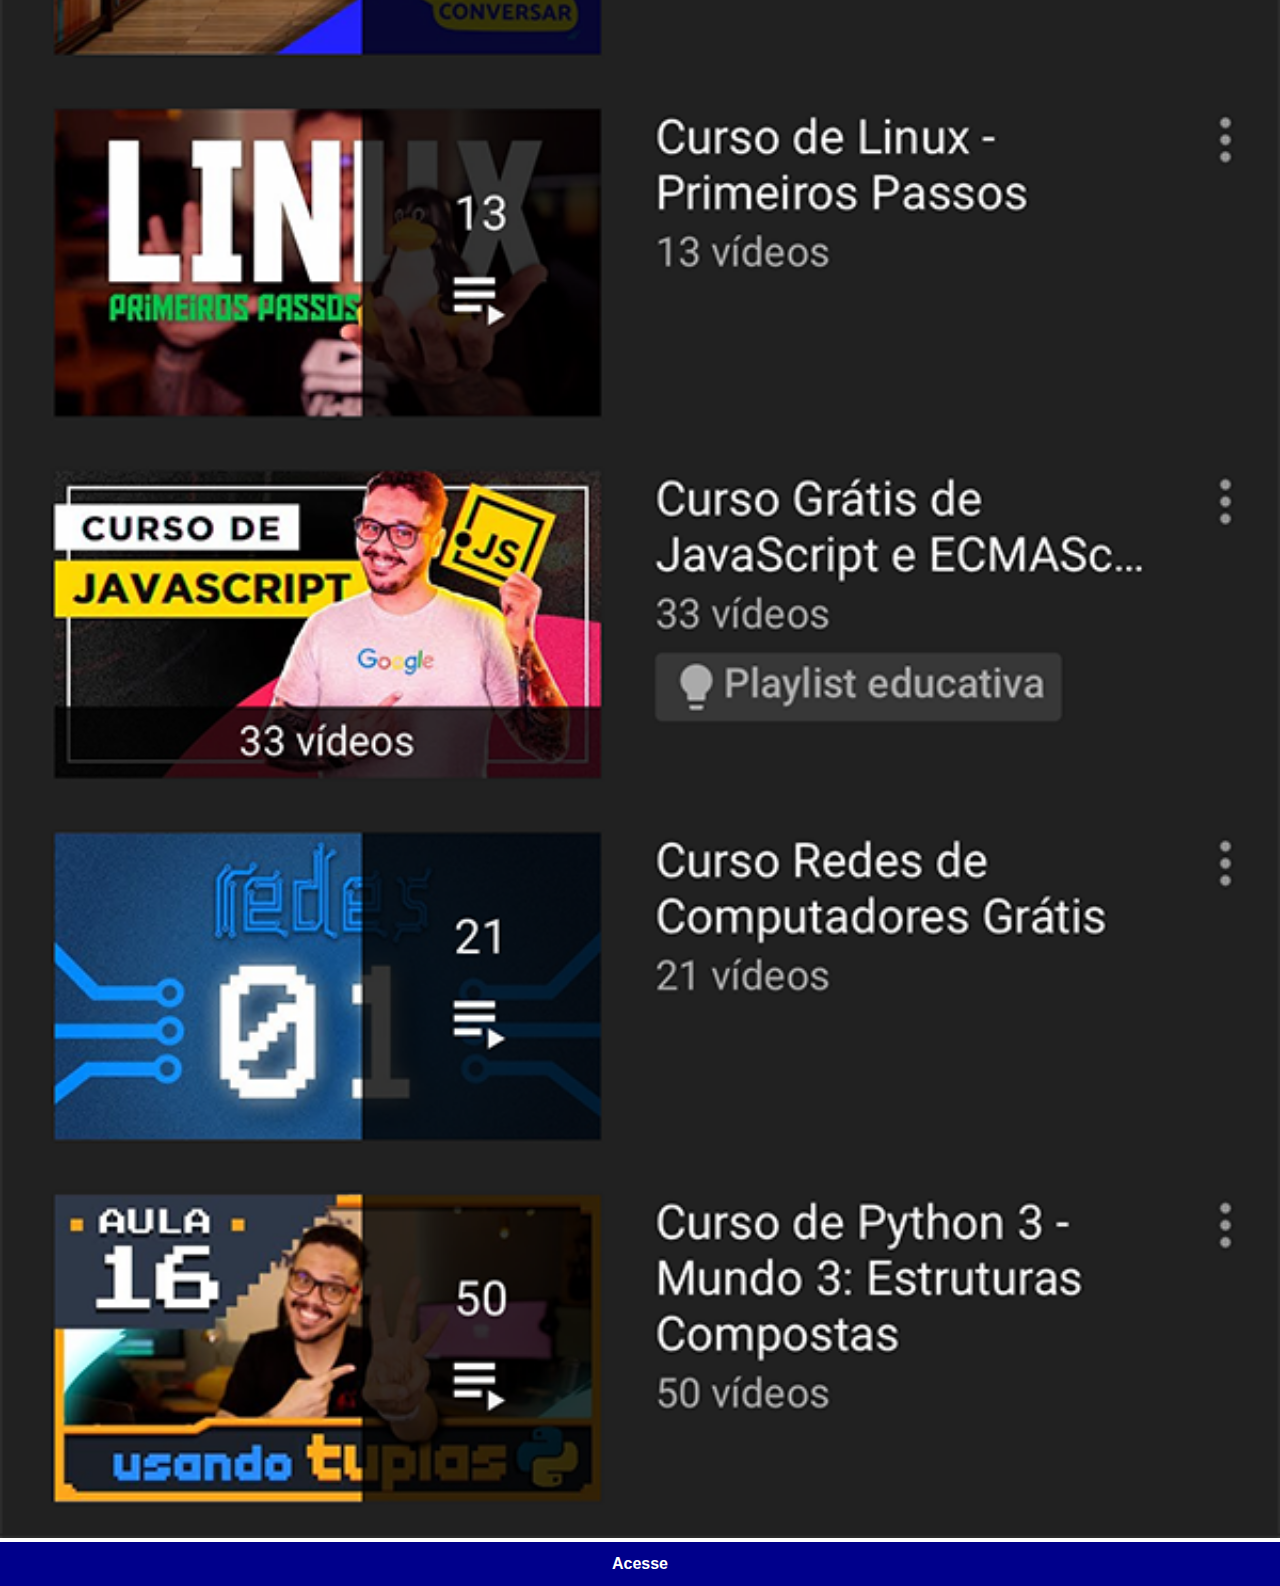
<file: youtube.html>
<!DOCTYPE html>
<html lang="pt-br">
<head>
    <meta charset="UTF-8">
    <meta name="viewport" content="width=device-width, initial-scale=1.0">
    <title>YouTube</title>
    <link rel="stylesheet" href="social.css">
</head>
<body>
    <img src="imagens/tela-youtube.png" alt="YouTube">
    <a href="https://www.youtube.com/c/CursoemV%C3%ADdeo" target="_blank">Acesse</a>
</body>
</html>
</file>
<file: style.css>
@charset "UTF-8";

* {
    margin: 0px;
    padding: 0px;
    font-family: Arial, Helvetica, sans-serif;
}

html,body {
    height: 100vh;
    width: 100vw;
    background-color: black;
}

body {
    background: url('imagens/fundo-madeira.jpg') top center no-repeat fixed;
    background-size: cover;
}

main {
    height: 100vh;
    position: relative;
}

section#telefone {
    width: 311px;
    height: 627px;
    background: url('imagens/frame-iphone.png') center center no-repeat fixed;
    background-size: cover;

    position: absolute;
    left: 50%;
    top: 50%;
    transform: translate(-50%,-50%);
}

iframe#tela {
    position: relative;
    top: 80px;
    left: 22px;
    width: 267px;
    height: 471px;
}

section#redes {
    text-align: right;
}

section#redes img {
    width: 50px;
    margin: 8px;
    border-radius: 50%;
    box-shadow: 2px 2px 5px rgba(0, 0, 0, 0.400);
    box-sizing: border-box;
}

section#redes img:hover {
    border: 2px solid rgba(255, 255, 255, 0.637);
    transform: translate(-5px,-5px);
    box-shadow: 4px 4px 10px;
    transition: transform .3s, border .2s;
}
</file>
<file: social.css>
@charset "UTF-8";

* {
    margin: 0px;
    padding: 0px;
    font-family: Arial, Helvetica, sans-serif;
}

::-webkit-scrollbar {
    width: 0px;
    height: 0px;
}

img {
    width: 100vw;
}

a {
    display: block;
    background-color: darkblue;
    color: white;
    padding: 13px;
    text-align: center;
    text-decoration: none;
    font-weight: bolder;
}

a:hover {
    background-color: blue;
}
</file>
